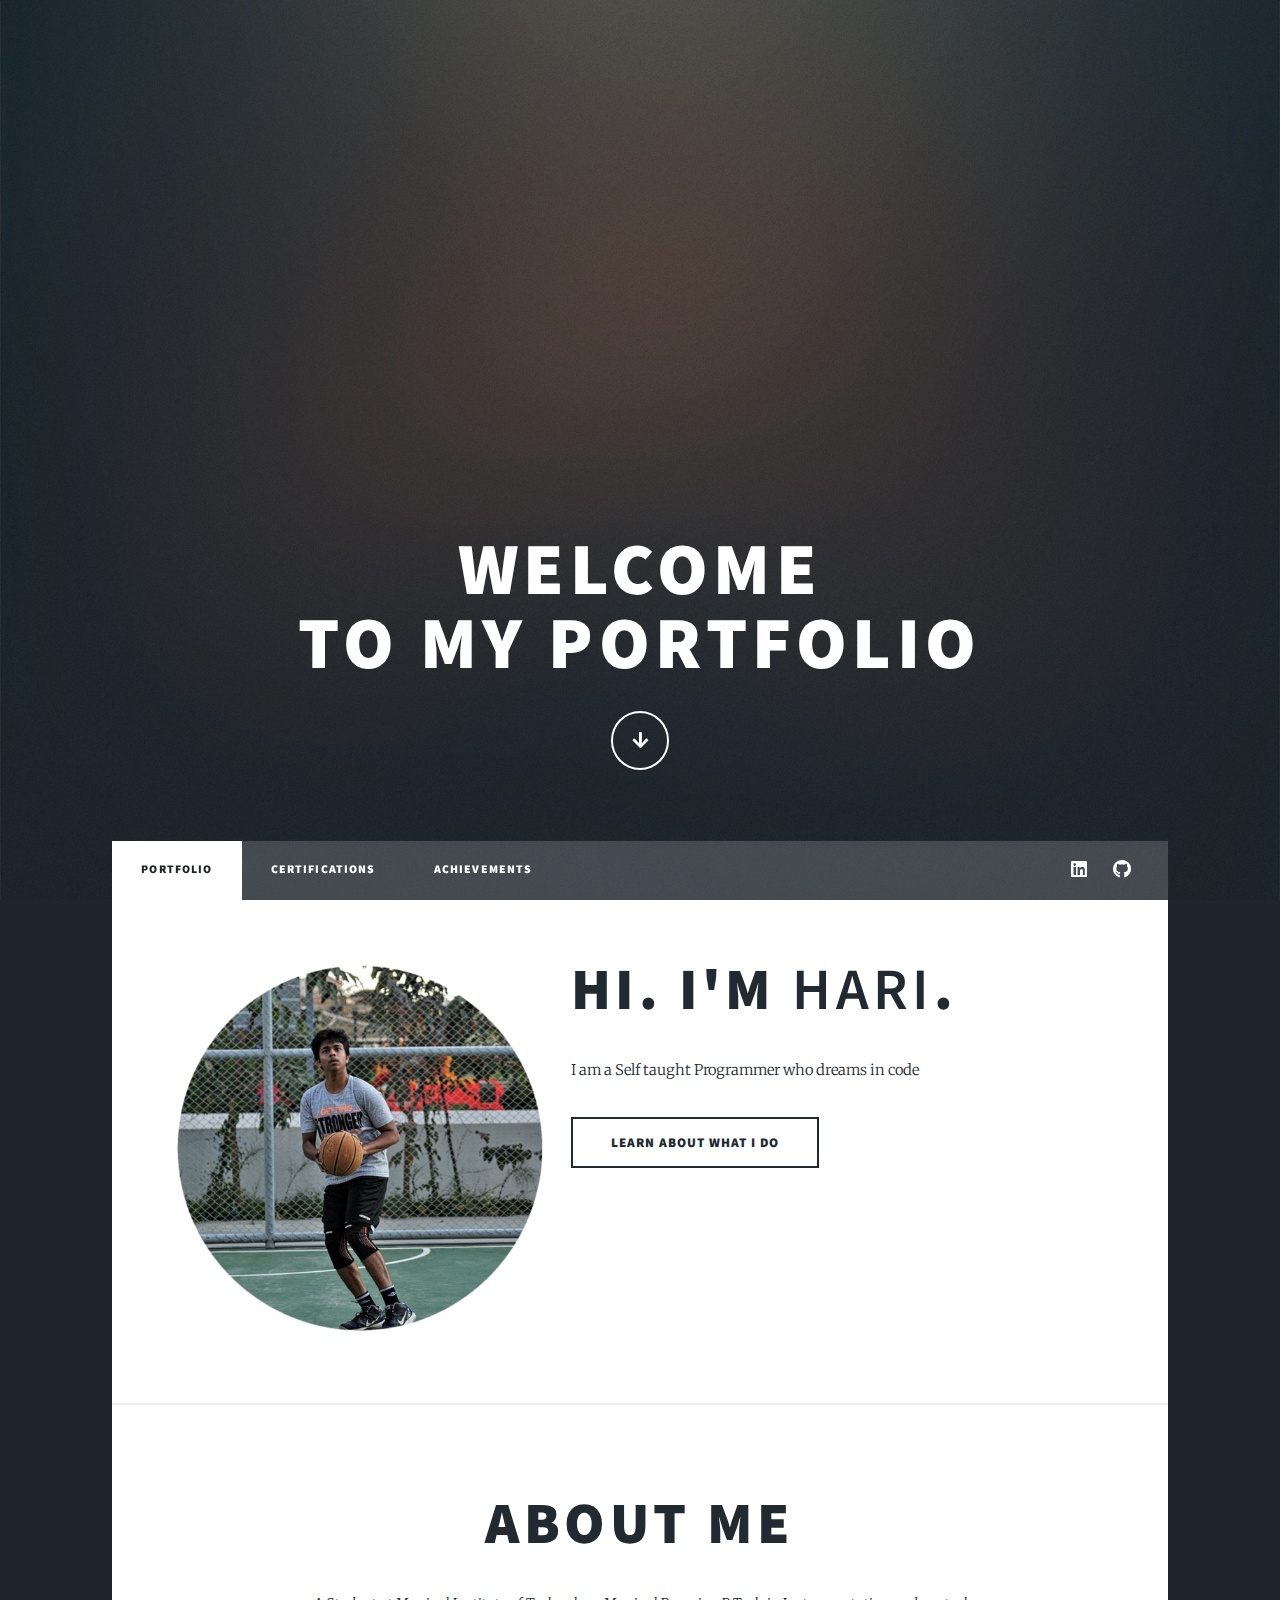
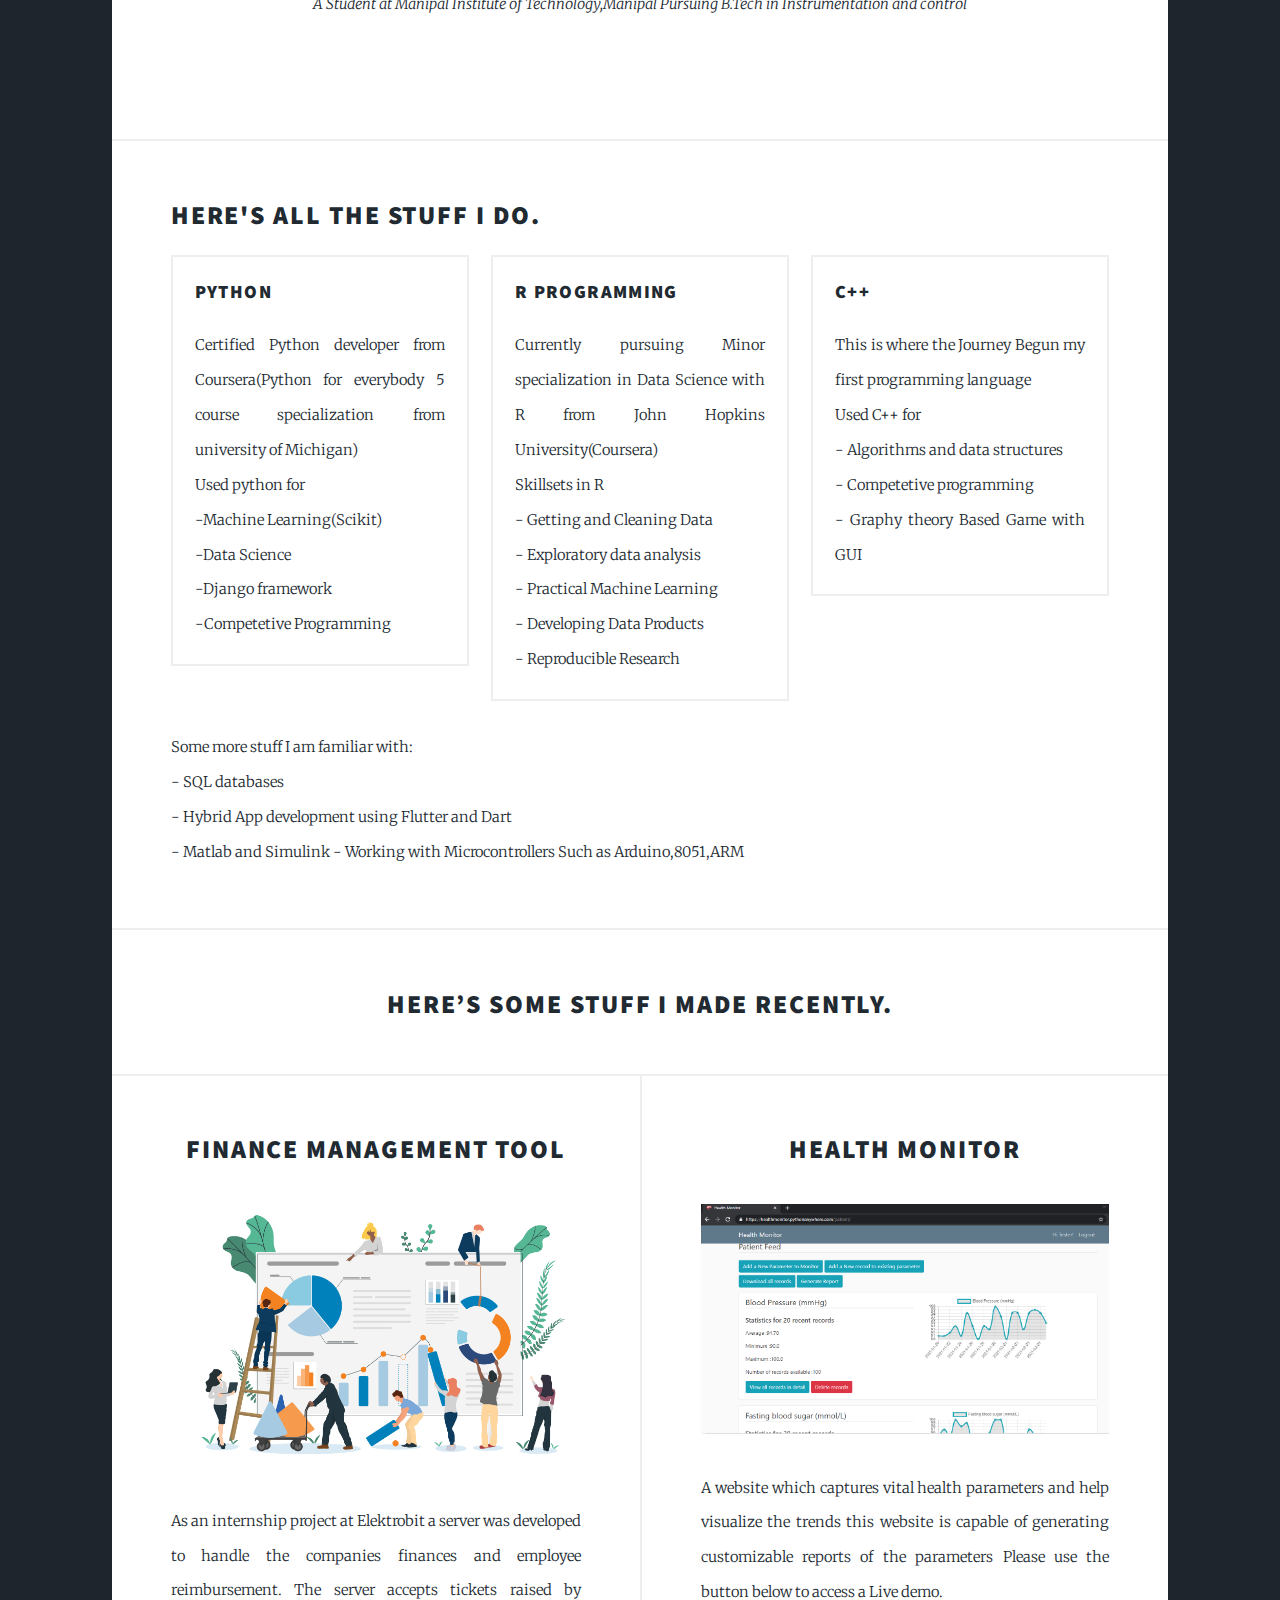
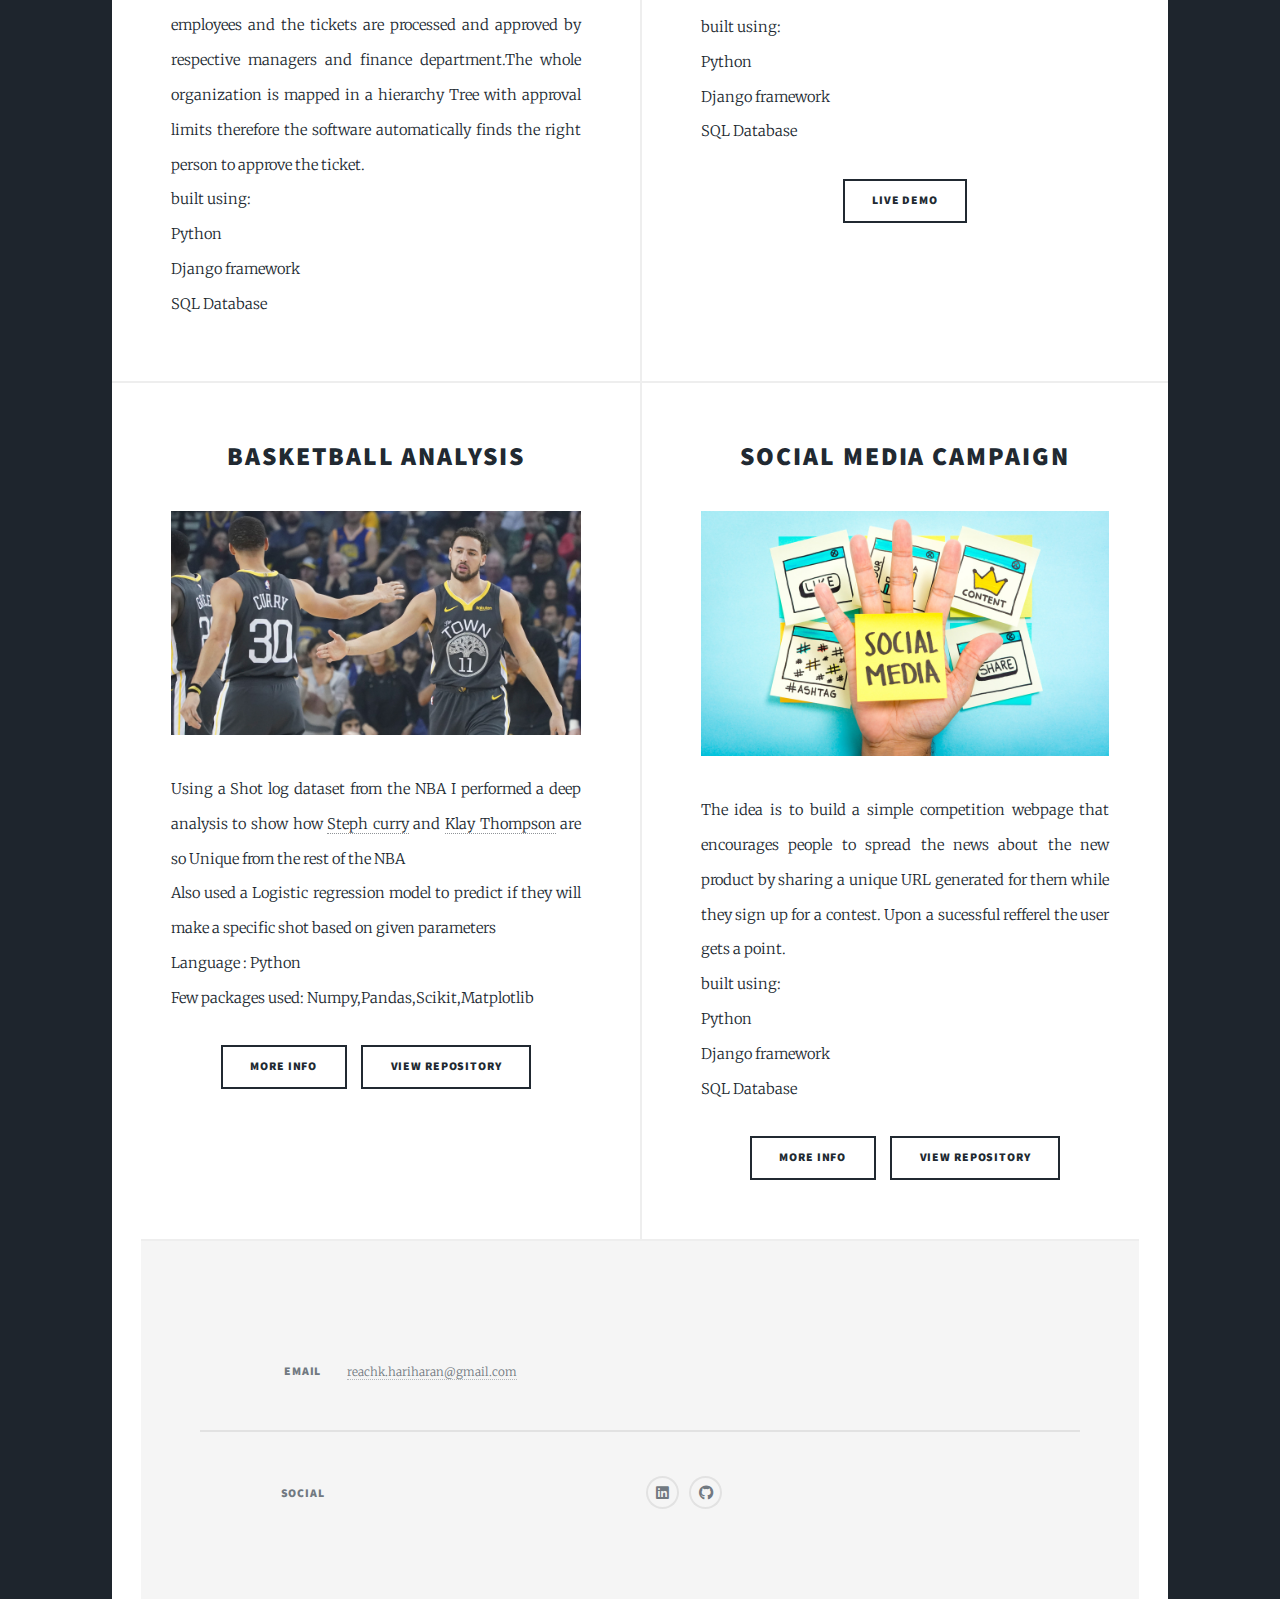
<file: index.html>
<!DOCTYPE HTML>
<html>
	<head>
		<title>Portfolio</title>
		<meta charset="utf-8" />
		<meta name="viewport" content="width=device-width, initial-scale=1, user-scalable=no" />
		<link rel="stylesheet" href="assets/css/main.css" />
		<noscript><link rel="stylesheet" href="assets/css/noscript.css" /></noscript>
	</head>
	<body class="is-preload">

		<!-- Wrapper -->
			<div id="wrapper" class="fade-in">

				<!-- Intro -->
					<div id="intro">
						<h1>Welcome <br>to  MY Portfolio</h1>
						<ul class="actions">
							<li><a href="#main" class="button icon solid solo fa-arrow-down scrolly">Continue</a></li>
						</ul>
					</div>

				<!-- Nav -->
					<nav id="nav">
						<ul class="links">
							<li class="active"><a href="index.html">Portfolio</a></li>
							<li><a href="generic.html">Certifications</a></li>
							<li><a href="elements.html">Achievements</a></li>
						</ul>
						<ul class="icons">
							<li><a href="#" class="icon brands fa-linkedin"><span class="label align-right">Instagram</span></a></li>
							<li><a href="https://github.com/hari9-9" target="_blank" class="icon brands fa-github"><span class="label">GitHub</span></a></li>
						</ul>
					</nav>

				<!-- Main -->
					<div id="main">
						<article id="top" class="wrapper style1">
							<div class="container">
								<div class="row">
									<div class="col-4 col-5-large col-12-medium">
										<span class="image fit"><img src="images/profilepic.jpeg" alt="Avatar" /></span>
									</div>
									<div class="col-8 col-7-large col-12-medium">
										<header>
											<h1>Hi. I'm <strong>Hari</strong>.</h1>
										</header>
										<p>I am a Self taught Programmer who dreams in code </p>
										<a href="#work" class="button large scrolly">Learn about what I do</a>
									</div>
								</div>
							</div>
						</article>
						<!-- Featured Post -->
							<article class="post featured">
								<header class="major">
									<h2>About me</h2>
									<p>A Student at Manipal Institute of Technology,Manipal Pursuing B.Tech in Instrumentation and control<br> </p>
								</header>
								<!-- <a href="#" class="image main"><img src="images/pic01.jpg" alt="" /></a>
								<ul class="actions special">
									<li><a href="#" class="button large">Full Story</a></li>
								</ul> -->
							</article>
							<article id="work" class="wrapper style2">
								<div class="container">
									<header>
										<h2>Here's all the stuff I do.</h2>
									</header>
									<div class="row aln-center">
										<div class="col-4 col-6-medium col-12-small">
											<section class="box style1">
												<h3>Python</h3>
												<p>Certified Python developer from Coursera(Python for everybody 5 course specialization from university of Michigan)<br>
													Used python for<br>
													-Machine Learning(Scikit)<br>
													-Data Science<br>
													-Django framework<br>
													-Competetive Programming

												</p>
											</section>
										</div>
										<div class="col-4 col-6-medium col-12-small">
											<section class="box style1">
												<h3>R Programming</h3>
												<p>Currently pursuing Minor specialization in Data Science with R from John Hopkins University(Coursera)<br>
													Skillsets in R<br>
													- Getting and Cleaning Data<br>
													- Exploratory data analysis<br>
													- Practical Machine Learning<br>
													- Developing Data Products<br>
													- Reproducible Research<br>
												</p>
											</section>
										</div>
										<div class="col-4 col-6-medium col-12-small">
											<section class="box style1">
												<h3>C++</h3>
												<p>This is where the Journey Begun my first programming language<br>
													Used C++ for<br>
													- Algorithms and data structures<br>
													- Competetive programming<br>
													- Graphy theory Based Game with GUI<br>
												</p>
											</section>
										</div>
									</div>
									
									<footer>
										<p>Some more stuff I am familiar with:<br>
										 - SQL databases<br>
										 - Hybrid App development using Flutter and Dart<br>
										 - Matlab and Simulink
										 - Working with Microcontrollers Such as Arduino,8051,ARM

										
										</p>
										<!-- <a href="#portfolio" class="button large scrolly">See some of my recent work</a> -->
									</footer>
								</div>
							</article>
						<!-- Posts -->
						<header>
							<center><h2>Here’s some stuff I made recently.</h2></center>
						</header>
							<section class="posts">
								<article>
									<header>
										<h2>Finance management Tool</h2>
									</header>
									<a href="#" target="_blank" class="image fit"><img src="images/finance.png" alt="" /></a>
									<p> As an internship project at Elektrobit a server was developed to handle the companies finances and employee 
										reimbursement. The server accepts tickets raised by employees and the tickets are processed and approved by respective
										managers and finance department.The whole organization is mapped in a hierarchy Tree with approval limits therefore the software automatically finds the right 
										person to approve the ticket.
									<br>built using: <br>
									Python<br>
									Django framework<br>
									SQL Database<br>
									</p>
								</article>
								<article>
									<header>
										<h2>Health Monitor</h2>
									</header>
									<a href="https://healthmonitor.pythonanywhere.com/users/login/" target="_blank" class="image fit"><img src="images/health.PNG" alt="" /></a>
									<p>A website which captures vital health parameters and help visualize the trends
										this website is capable of generating customizable reports of the parameters
										Please use the button below to access a Live demo.
									<br>built using: <br>
									Python<br>
									Django framework<br>
									SQL Database<br>
									</p>
									<ul class="actions special">
										<li><a href="https://healthmonitor.pythonanywhere.com/users/login/" target="_blank" class="button">Live Demo</a></li>
									</ul>
								</article>
								<article>
									<header>
										<h2><a href="https://github.com/hari9-9/Basketball-analysis" target="_blank" >Basketball analysis</h2>
									</header>
									<a href="https://github.com/hari9-9/Basketball-analysis" target="_blank" class="image fit"><img src="images/splashbros.jpg" alt="" /></a>
									<p>Using a Shot log dataset from the NBA I performed a deep analysis to show how <a href="https://en.wikipedia.org/wiki/Stephen_Curry" target="_blank">Steph curry</a> and <a href="https://en.wikipedia.org/wiki/Klay_Thompson" target="_blank">Klay Thompson</a> are so Unique from the rest of the NBA<br>
									Also used a Logistic regression model to predict if they will make a specific shot based on given parameters<br>
									Language : Python<br>
									Few packages used: Numpy,Pandas,Scikit,Matplotlib
									</p>
									<ul class="actions special">
										<li><a href="https://github.com/hari9-9/Basketball-analysis/blob/master/Readme.md" target="_blank" class="button">More info</a></li>
										<li><a href="https://github.com/hari9-9/Basketball-analysis" target="_blank" class="button">View Repository</a></li>
									</ul>
								</article>
								<article>
									<header>
										<h2><a href="https://github.com/hari9-9/Campaign_django" target="_blank" >social media campaign</h2>
									</header>
									<a href="https://github.com/hari9-9/Campaign_django" target="_blank" class="image fit"><img src="images/campaign.jpg" alt="" /></a>
									<p>The idea is to build a simple competition webpage that
										encourages people to spread the news about the new product by sharing a unique URL generated for them while they sign up for a contest. Upon a sucessful refferel the user gets a point.
									<br>built using: <br>
									Python<br>
									Django framework<br>
									SQL Database<br>
									</p>
									<ul class="actions special">
										<li><a href="https://github.com/hari9-9/Campaign_django/blob/master/Readme.txt" target="_blank" class="button">More info</a></li>
										<li><a href="https://github.com/hari9-9/Campaign_django" target="_blank" class="button">View Repository</a></li>
									</ul>

								</article>

								
							</section>


				<!-- Footer -->
					<footer id="footer">
						<section class="split contact">
							<section>
								<h3>Email</h3>
								<p><a href="#">reachk.hariharan@gmail.com</a></p>
							</section>
							<section>
								<h3>Social</h3>
								<ul class="icons alt">
									<li><a href="#" class="icon brands alt fa-linkedin"><span class="label">Instagram</span></a></li>
									<li><a href="https://github.com/hari9-9" target="_blank" class="icon brands alt fa-github"><span class="label">GitHub</span></a></li>
								</ul>
							</section>
						</section>
					</footer>


			</div>

		<!-- Scripts -->
			<script src="assets/js/jquery.min.js"></script>
			<script src="assets/js/jquery.scrollex.min.js"></script>
			<script src="assets/js/jquery.scrolly.min.js"></script>
			<script src="assets/js/browser.min.js"></script>
			<script src="assets/js/breakpoints.min.js"></script>
			<script src="assets/js/util.js"></script>
			<script src="assets/js/main.js"></script>

	</body>
</html>
</file>
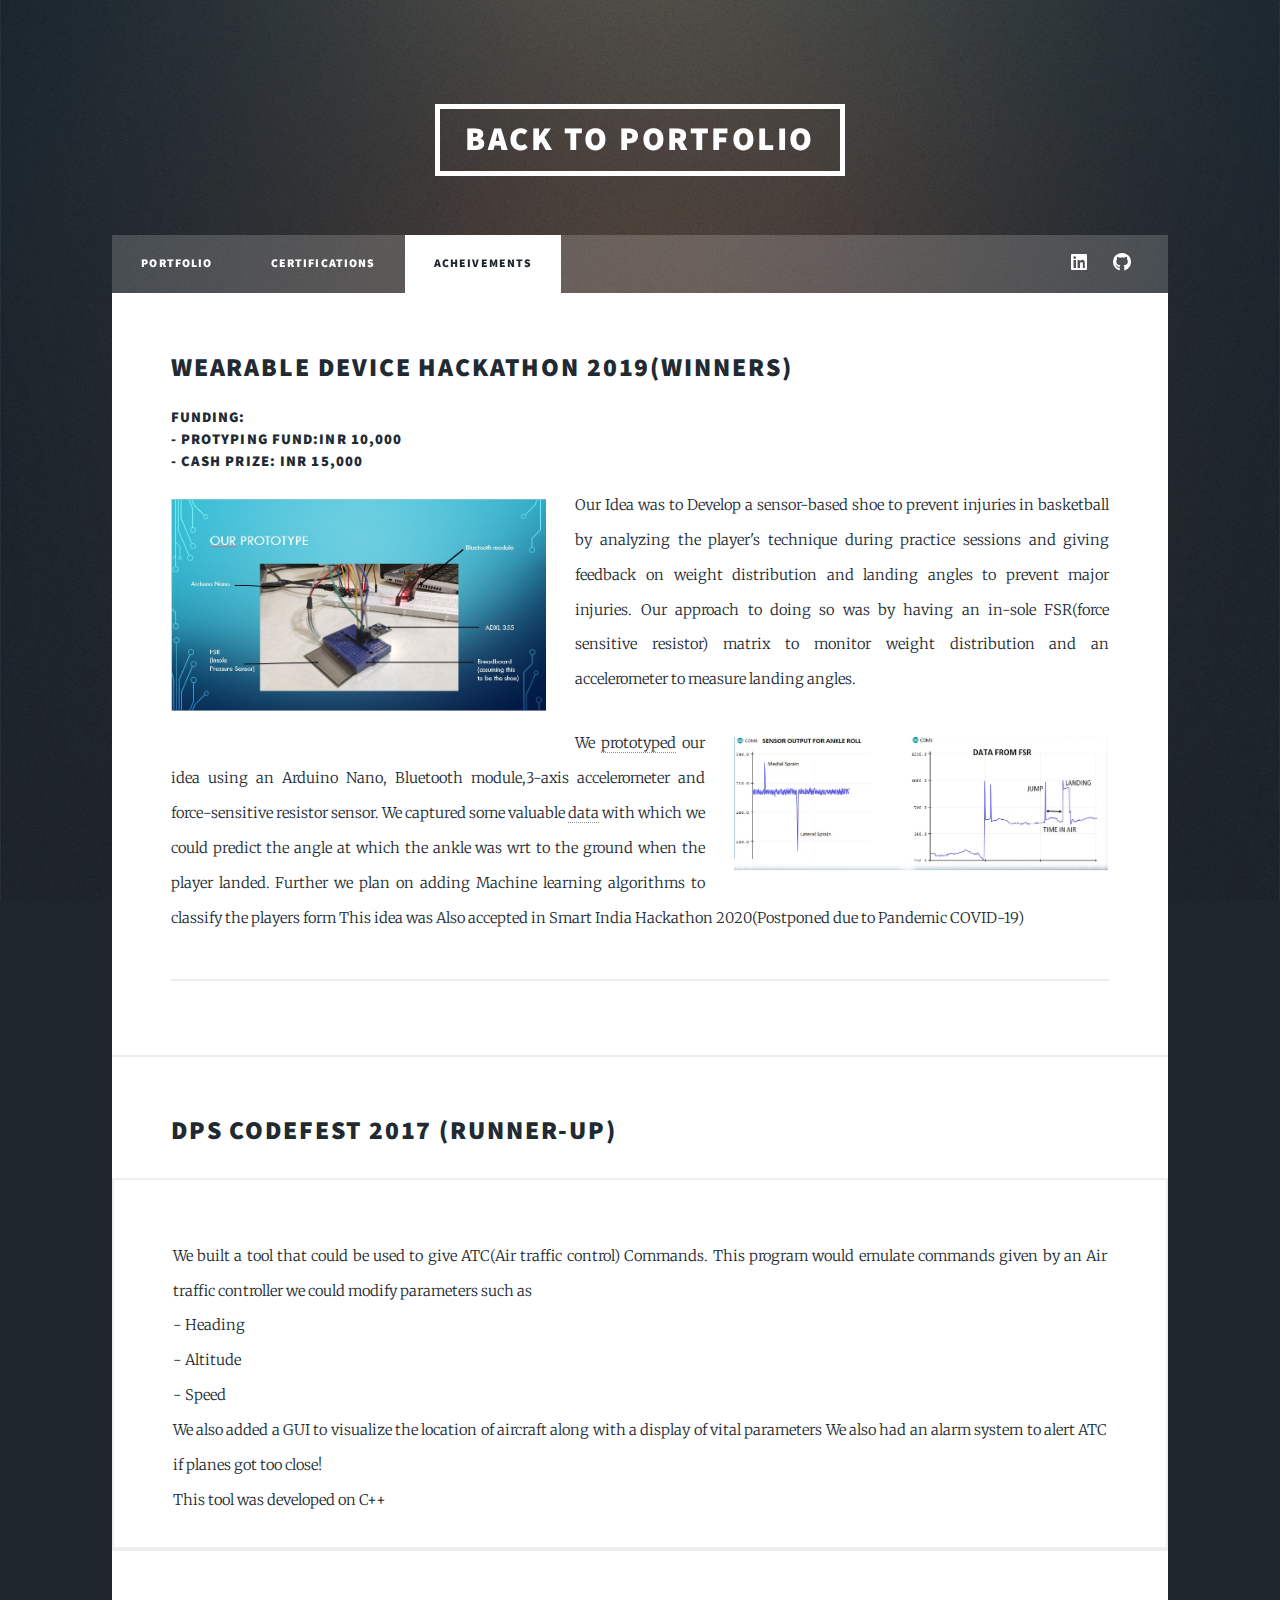
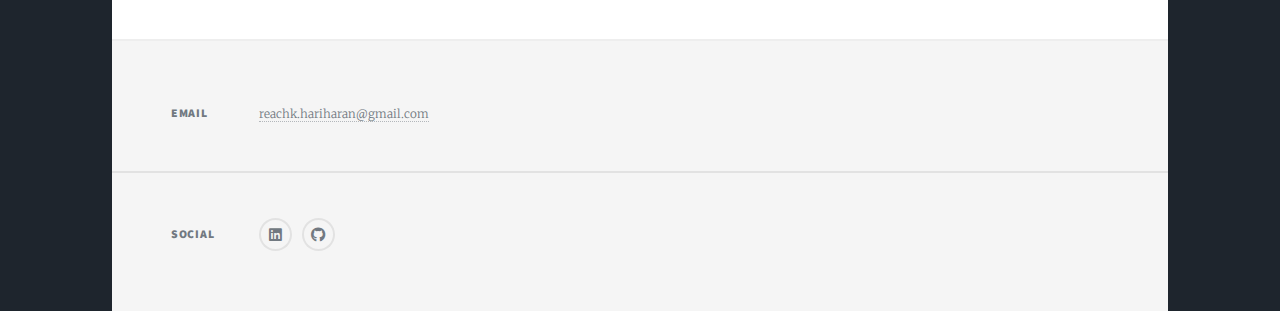
<file: elements.html>
<!DOCTYPE HTML>
<html>
	<head>
		<title>Acheivements</title>
		<meta charset="utf-8" />
		<meta name="viewport" content="width=device-width, initial-scale=1, user-scalable=no" />
		<link rel="stylesheet" href="assets/css/main.css" />
		<noscript><link rel="stylesheet" href="assets/css/noscript.css" /></noscript>
	</head>
	<body class="is-preload">

		<!-- Wrapper -->
			<div id="wrapper">

				<!-- Header -->
					<header id="header">
						<a href="index.html" class="logo">Back To Portfolio</a>
					</header>

				<!-- Nav -->
					<nav id="nav">
						<ul class="links">
							<li><a href="index.html">Portfolio</a></li>
							<li><a href="generic.html">Certifications</a></li>
							<li class="active"><a href="elements.html">Acheivements</a></li>
						</ul>
						<ul class="icons">
							<li><a href="#" class="icon brands fa-linkedin"><span class="label align-right">Instagram</span></a></li>
							<li><a href="https://github.com/hari9-9" target="_blank" class="icon brands fa-github"><span class="label">GitHub</span></a></li>
						</ul>
					</nav>

				<!-- Main -->
					<div id="main">
						<div>
									<h2>Wearable Device Hackathon 2019(Winners)</h2>
									<h4>Funding:<br>- Protyping fund:INR 10,000 <br>- Cash Prize: INR 15,000 </h4>
									<p><span class="image left"><img src="images/prototype.jpg" alt="" /></span>Our Idea was to Develop a sensor-based shoe to  prevent injuries in basketball by 
										analyzing the player's technique during practice sessions and giving 
										feedback on weight distribution and landing angles to prevent major injuries.
										Our approach to doing so was by having an in-sole FSR(force sensitive resistor) 
										matrix to monitor weight distribution and 
										an accelerometer to measure landing angles.</p>
									<p><span class="image right"><img src="images/sensorout.jpg" alt="" /></span>

										We <a href="images/prototype.jpg" target="_blank">prototyped</a> our idea using an Arduino Nano, Bluetooth module,3-axis accelerometer 
										and force-sensitive resistor
										sensor. We captured some valuable <a href="images/sensorout.jpg" target="_blank">data</a> with which we could predict the angle at which the ankle 
										was wrt to the ground when the player landed.
										Further we plan on adding Machine learning algorithms to classify the players form
										This idea was Also accepted in Smart India Hackathon 2020(Postponed due to Pandemic COVID-19)</p>
									
									<hr />
								</div>
								<!-- Box -->
									<h2>DPS Codefest 2017 (Runner-up)</h2>

									<div class="box">
										<p>We built a tool that could be used to give ATC(Air traffic control) Commands. This program would emulate commands given by
											an Air traffic controller we could modify parameters such as<br>
											- Heading<br>
											- Altitude<br>
											- Speed<br>
											
											We also added a GUI to visualize the location of aircraft along with a display of vital parameters
											We also had an alarm system to alert ATC if planes got too close!<br>
											
											This tool was developed on C++</p>
									</div>

									<hr />
								</div>

				<!-- Footer -->
					<footer id="footer">
						<section class="split contact">
							<section>
								<h3>Email</h3>
								<p><a href="#">reachk.hariharan@gmail.com</a></p>
							</section>
							<section>
								<h3>Social</h3>
								<ul class="icons alt">
									<li><a href="#" class="icon brands fa-linkedin"><span class="label align-right">Instagram</span></a></li>
							<li><a href="https://github.com/hari9-9" target="_blank" class="icon brands fa-github"><span class="label">GitHub</span></a></li>
								</ul>
							</section>
						</section>
					</footer>


			</div>

		<!-- Scripts -->
			<script src="assets/js/jquery.min.js"></script>
			<script src="assets/js/jquery.scrollex.min.js"></script>
			<script src="assets/js/jquery.scrolly.min.js"></script>
			<script src="assets/js/browser.min.js"></script>
			<script src="assets/js/breakpoints.min.js"></script>
			<script src="assets/js/util.js"></script>
			<script src="assets/js/main.js"></script>

	</body>
</html>
</file>
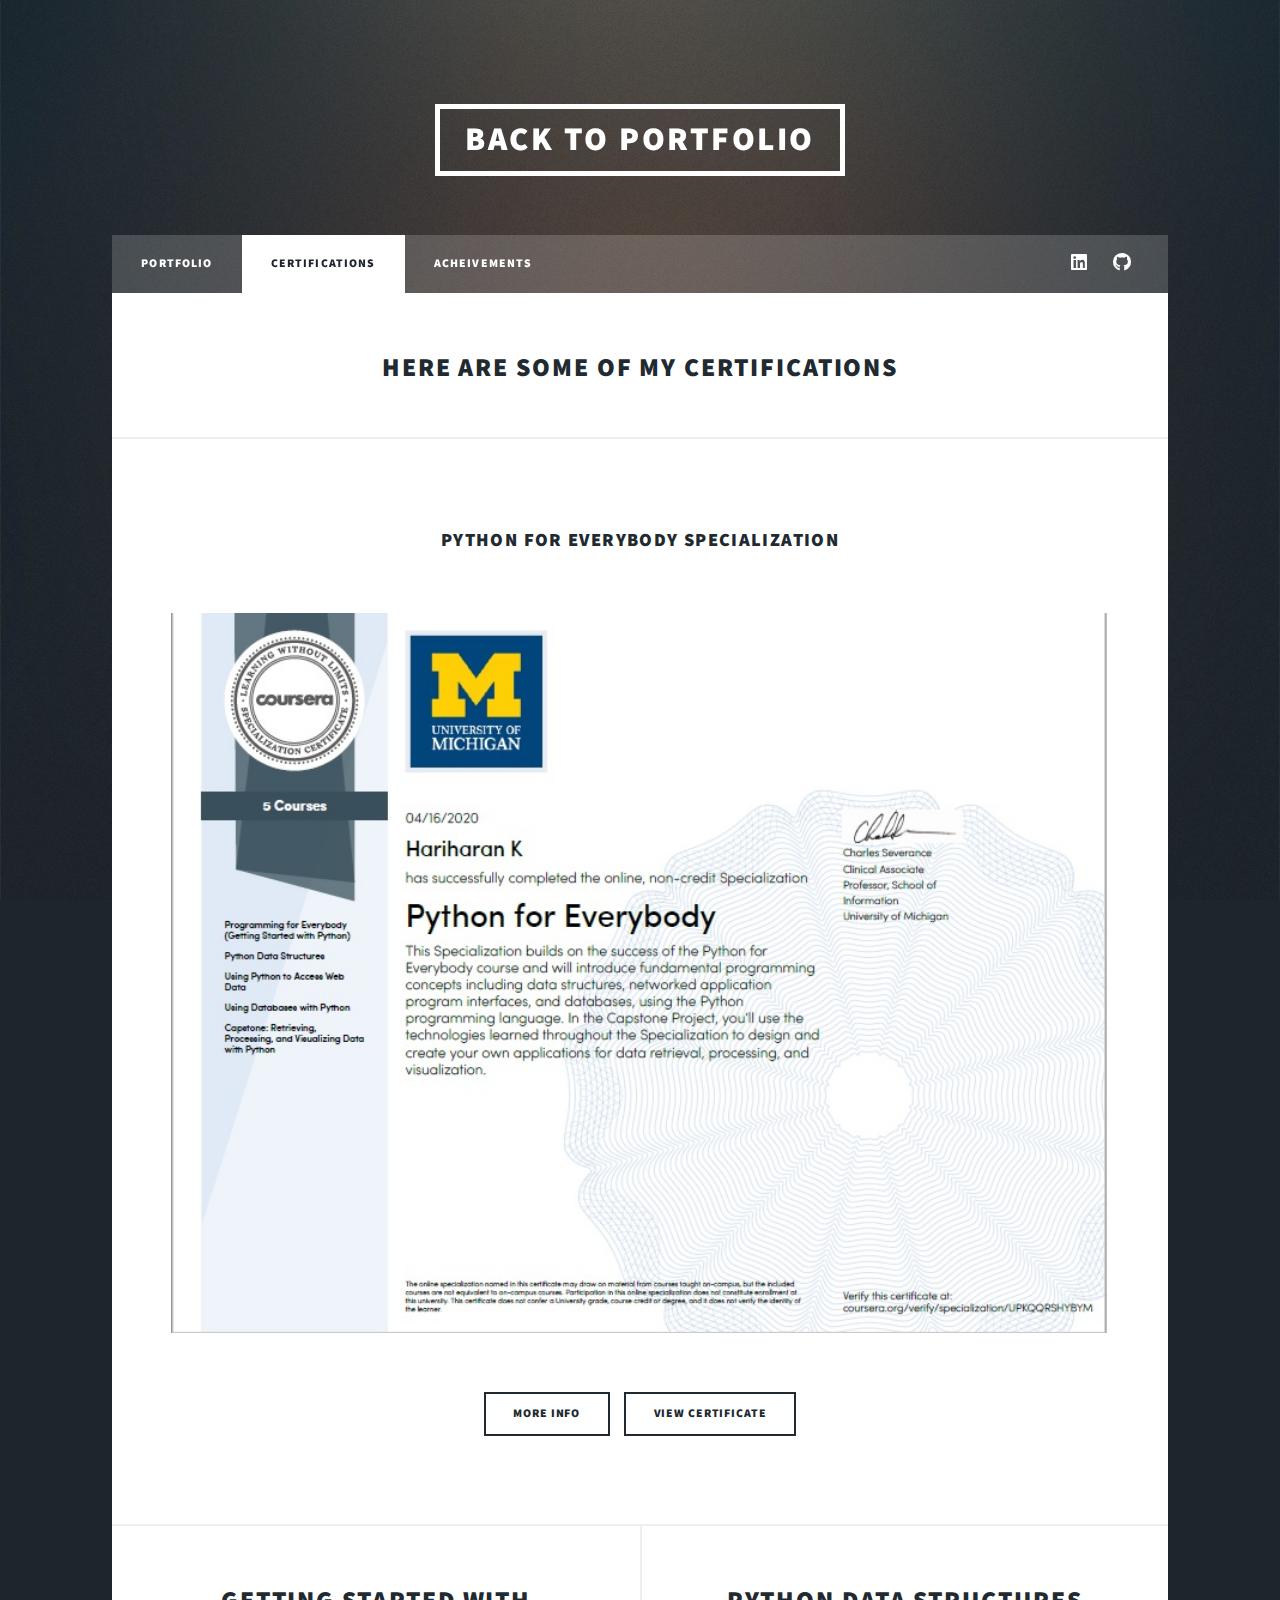
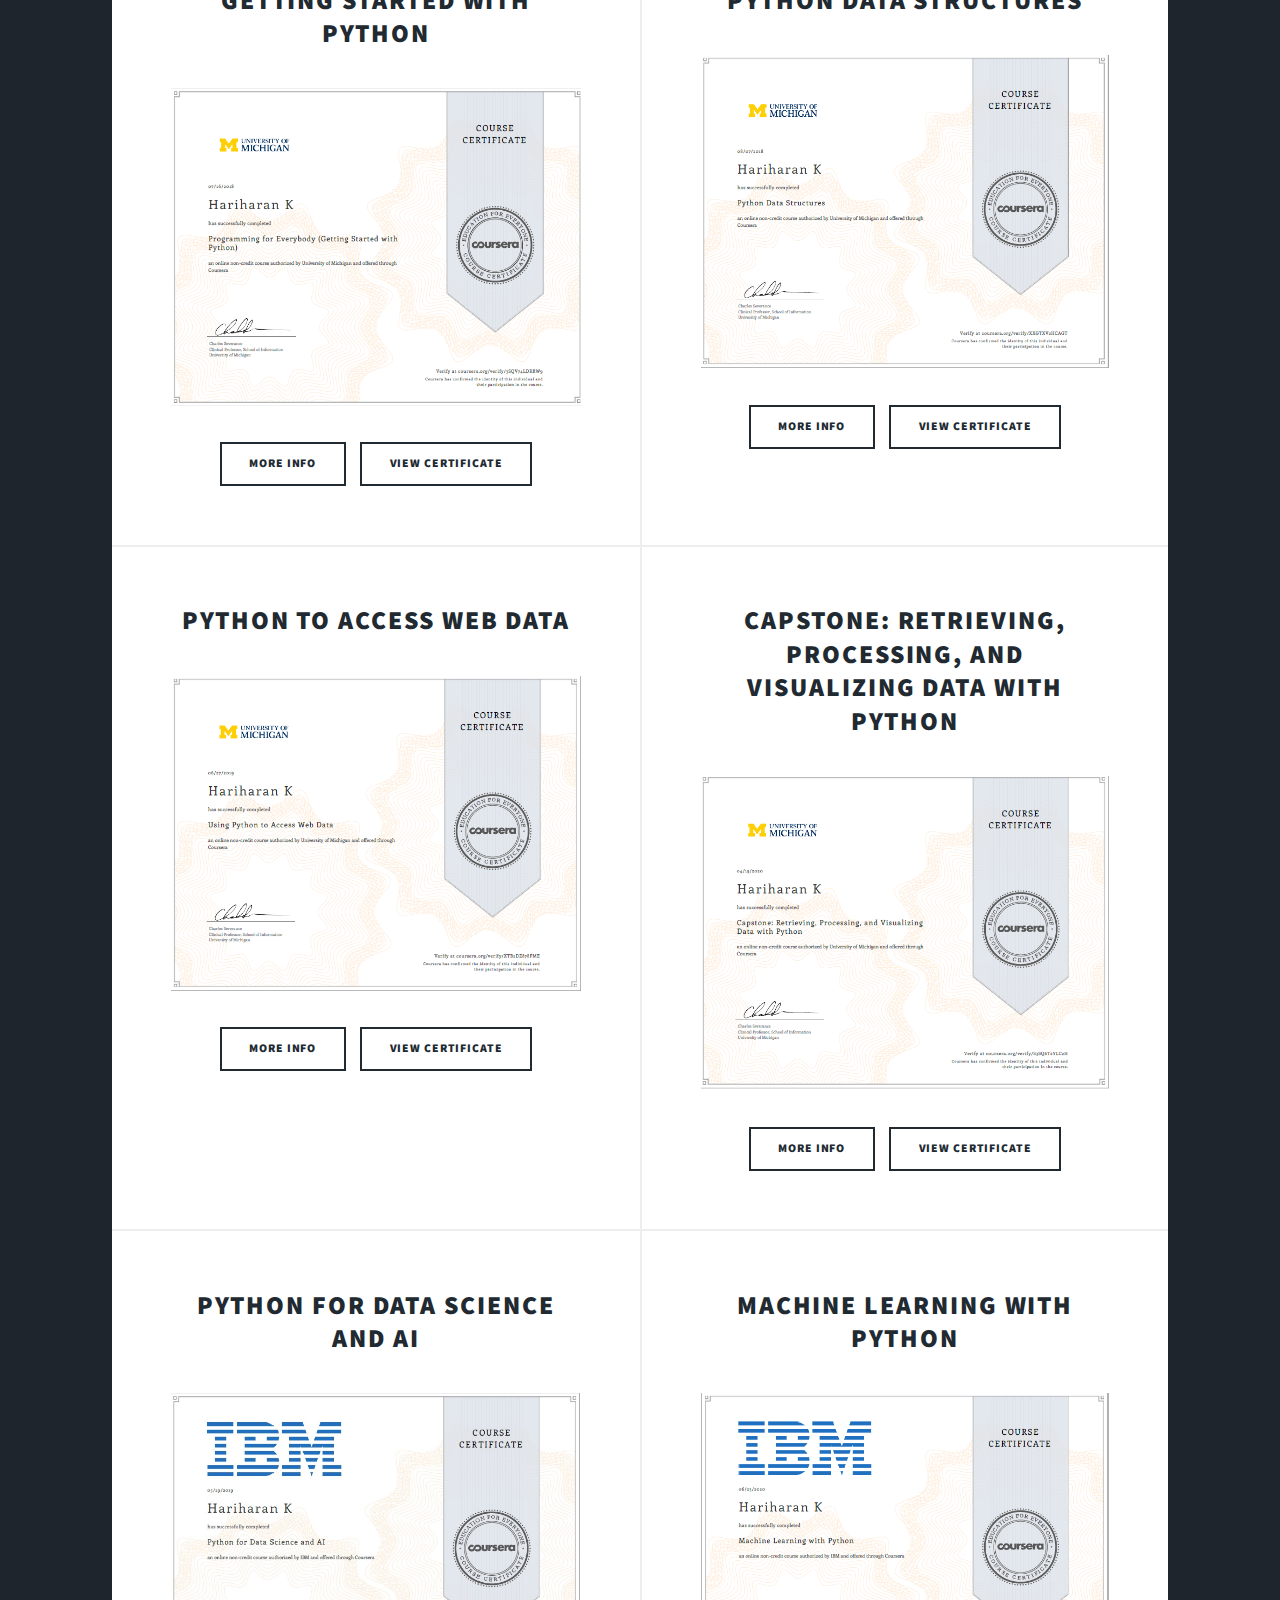
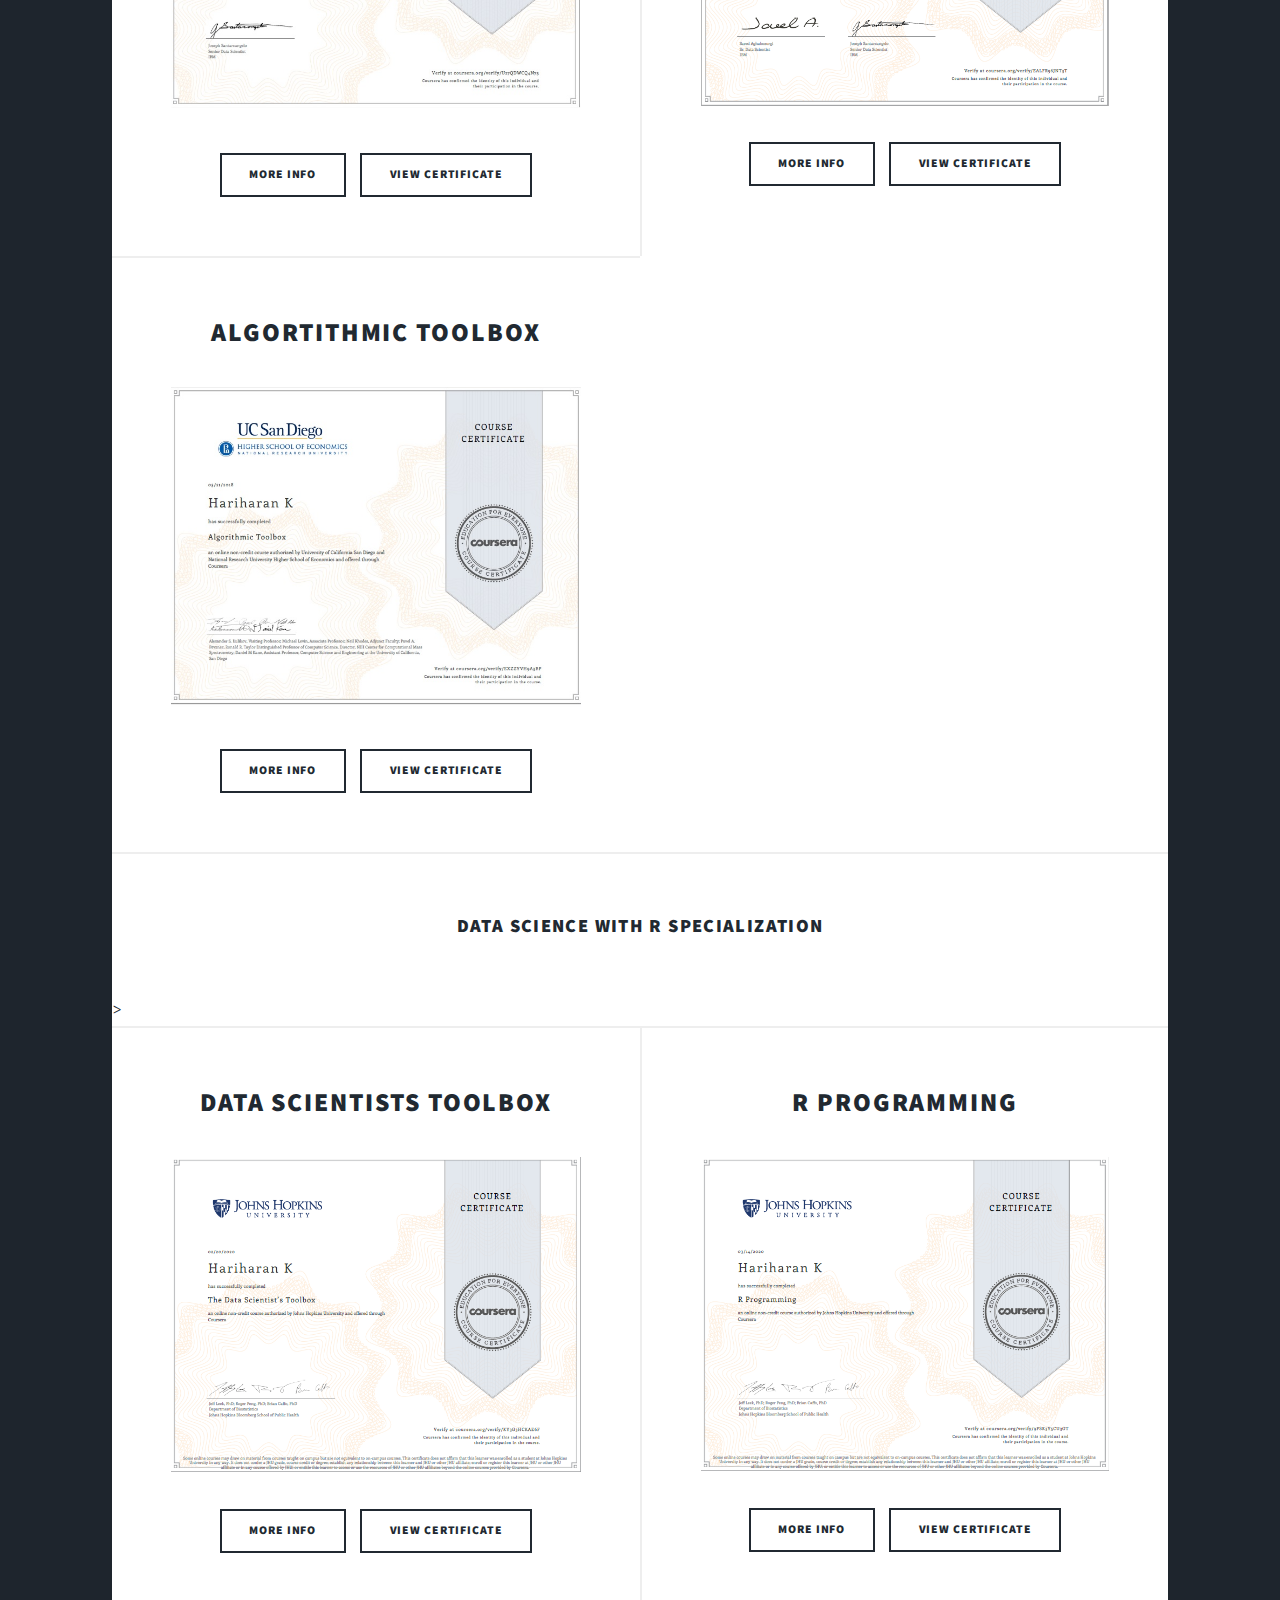
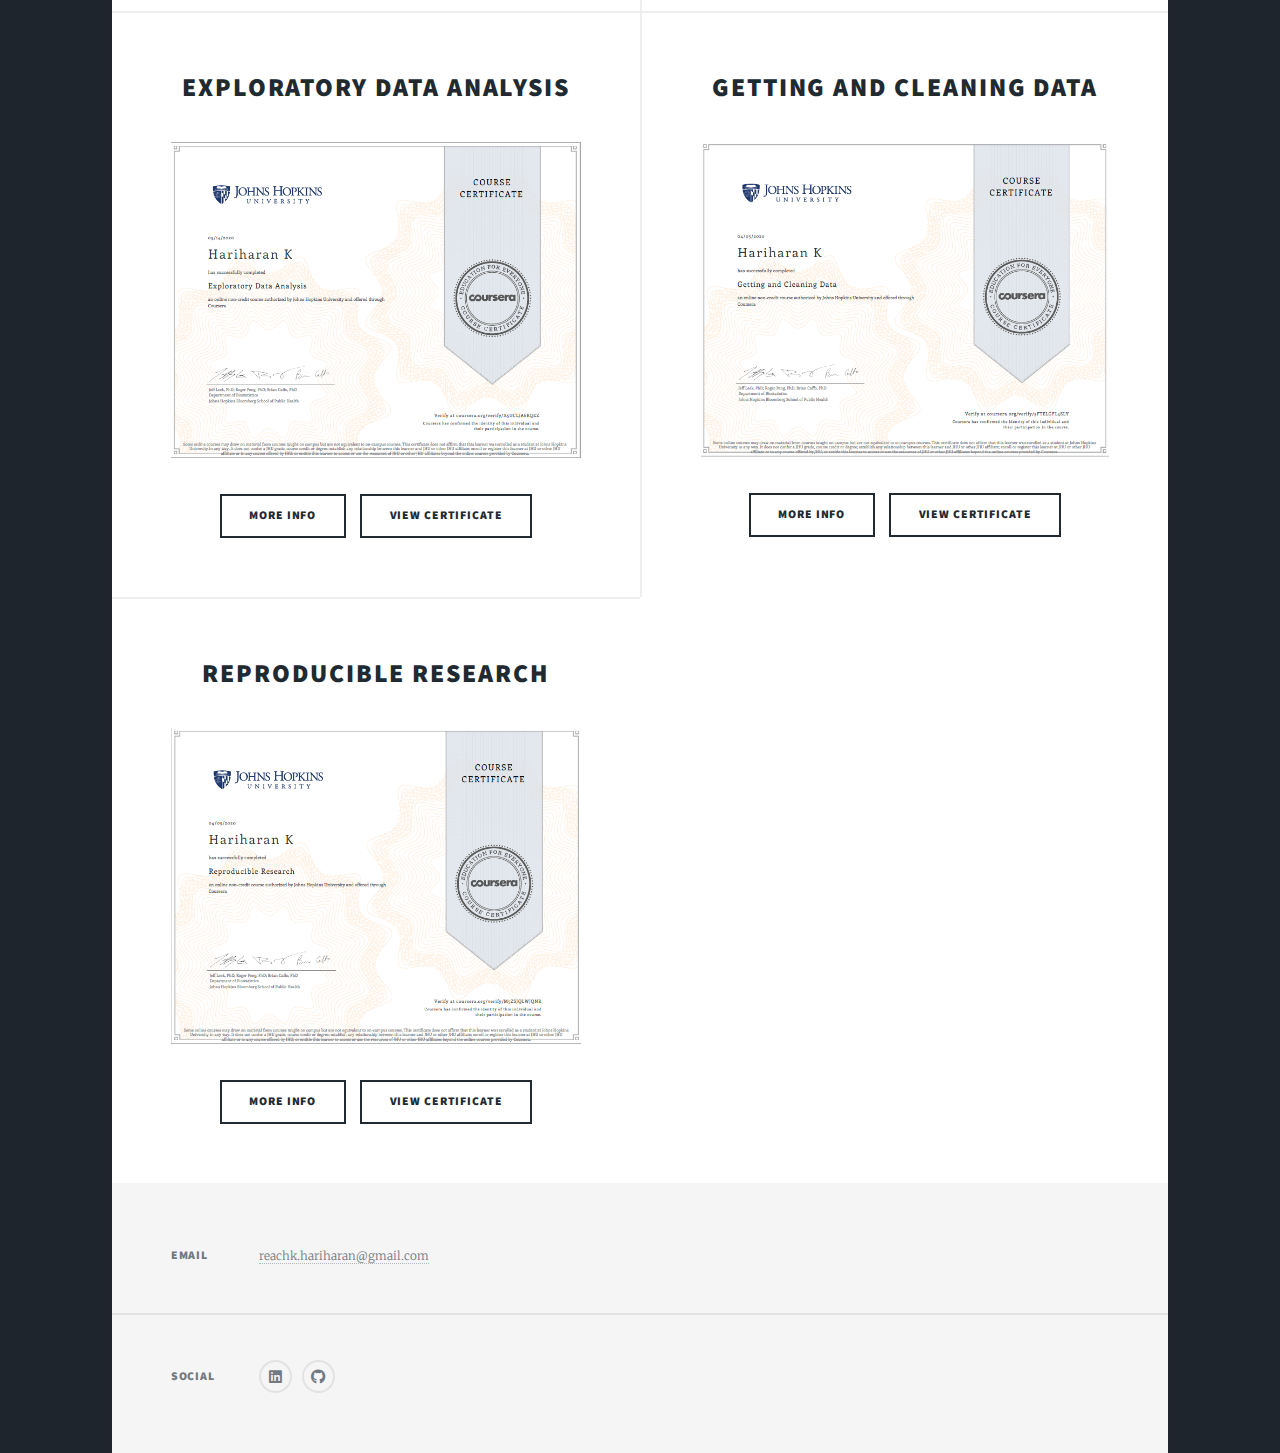
<file: generic.html>
<!DOCTYPE HTML>
<html>
	<head>
		<title>Certifications</title>
		<meta charset="utf-8" />
		<meta name="viewport" content="width=device-width, initial-scale=1, user-scalable=no" />
		<link rel="stylesheet" href="assets/css/main.css" />
		<noscript><link rel="stylesheet" href="assets/css/noscript.css" /></noscript>
	</head>
	<body class="is-preload">

		<!-- Wrapper -->
			<div id="wrapper">

				<!-- Header -->
					<header id="header">
						<a href="index.html" class="logo">Back To Portfolio</a>
					</header>

				<!-- Nav -->
					<nav id="nav">
						<ul class="links">
							<li><a href="index.html">Portfolio</a></li>
							<li class="active"><a href="generic.html">Certifications</a></li>
							<li><a href="elements.html">Acheivements</a></li>
						</ul>
						<ul class="icons">
							<li><a href="#" class="icon brands alt fa-linkedin"><span class="label">Instagram</span></a></li>
							<li><a href="https://github.com/hari9-9" target="_blank" class="icon brands alt fa-github"><span class="label">GitHub</span></a></li>

						</ul>
					</nav>

				<!-- Main -->
					<div id="main">
						<center><h2>Here are some of my Certifications</h2></center>
						<!-- Post -->
							<article class="post featured">
								<header class="major">
									<h3>Python for Everybody Specialization</h3>
								</header>
								<a href="images/p4e.jpg" target="_blank" class="image main"><img src="images/p4e.jpg" alt="" /></a>
								<ul class="actions special">
									<li><a href="https://www.coursera.org/specializations/python" target="_blank" class="button">More info</a></li>
									<li><a href="images/p4e.jpg" target="_blank" class="button">View Certificate</a></li>
								</ul>
							</article>
							<section class="posts">
								<article>
									<header>
										<h2>Getting Started with Python</h2>
									</header>
									<a href="images/getting_started_python.png" target="_blank" class="image fit"><img src="images/getting_started_python.png" alt="" /></a>
									<ul class="actions special">
										<li><a href="https://www.coursera.org/learn/python" target="_blank" class="button">More info</a></li>
										<li><a href="images/getting_started_python.png" target="_blank" class="button">View Certificate</a></li>
									</ul>
								</article>
								<article>
									<header>
										<h2>Python Data Structures</h2>
									</header>
									<a href="images/python_data_structures.png" target="_blank" class="image fit"><img src="images/python_data_structures.png" alt="" /></a>
									<ul class="actions special">
										<li><a href="https://www.coursera.org/learn/python-data" target="_blank" class="button">More info</a></li>
										<li><a href="images/python_data_structures.png" target="_blank" class="button">View Certificate</a></li>
									</ul>
								</article>
								<article>
									<header>
										<h2>Python to Access Web data </h2>
									</header>
									<a href="images/python_to_access_web.png" target="_blank" class="image fit"><img src="images/python_to_access_web.png" alt="" /></a>
									<ul class="actions special">
										<li><a href="https://www.coursera.org/learn/python-network-data" target="_blank" class="button">More info</a></li>
										<li><a href="images/python_to_access_web.png" target="_blank" class="button">View Certificate</a></li>
									</ul>
								</article>
								<article>
									<header>
										<h2>Capstone: Retrieving, Processing, and Visualizing
											Data with Python </h2>
									</header>
									<a href="images/capstone.png" target="_blank" class="image fit"><img src="images/capstone.png" alt="" /></a>
									<ul class="actions special">
										<li><a href="https://www.coursera.org/learn/python-data-visualization" target="_blank" class="button">More info</a></li>
										<li><a href="images/capstone.png" target="_blank" class="button">View Certificate</a></li>
									</ul>
								</article>

							</section>

							<section class="posts">
							<article>
								<header>
									<h2>Python for Data Science and AI</h2>
								</header>
								<a href="images/py4dsai.jpg" target="_blank" class="image fit"><img src="images/py4dsai.jpg" alt="" /></a>
								<ul class="actions special">
									<li><a href="https://www.coursera.org/learn/python-for-applied-data-science-ai" target="_blank" class="button">More info</a></li>
									<li><a href="images/py4dsai.jpg" target="_blank" class="button">View Certificate</a></li>
								</ul>
							</article>
							<article>
								<header>
									<h2>Machine Learning with Python<br></h2>
								</header>
								<a href="images/ml_py.png" target="_blank" class="image fit"><img src="images/ml_py.png" alt="" /></a>
								<ul class="actions special">
									<li><a href="https://www.coursera.org/learn/machine-learning-with-python" target="_blank" class="button">More info</a></li>
									<li><a href="images/ml_py.png" target="_blank" class="button">View Certificate</a></li>
								</ul>
							</article>
							<article>
								<header>
									<h2>Algortithmic Toolbox<br></h2>
								</header>
								<a href="images/Algotoolbox.jpg" target="_blank" class="image fit"><img src="images/Algotoolbox.jpg" alt="" /></a>
								<ul class="actions special">
									<li><a href="https://www.coursera.org/learn/algorithmic-toolbox" target="_blank" class="button">More info</a></li>
									<li><a href="images/Algotoolbox.jpg" target="_blank" class="button">View Certificate</a></li>
								</ul>
							</article>
						</section>
						<center><h3>Data Science with R Specialization</h3></center>>
						<section class="posts">
							<article>
								<header>
									<h2>Data Scientists Toolbox<br></h2>
								</header>
								<a href="images/toolbox.png" target="_blank" class="image fit"><img src="images/toolbox.png" alt="" /></a>
								<ul class="actions special">
									<li><a href="https://www.coursera.org/learn/data-scientists-tools?specialization=data-science-foundations-r" target="_blank" class="button">More info</a></li>
									<li><a href="images/toolbox.png" target="_blank" class="button">View Certificate</a></li>
								</ul>
							</article>

							<article>
								<header>
									<h2>R Programming<br></h2>
								</header>
								<a href="images/r_programming.png" target="_blank" class="image fit"><img src="images/r_programming.png" alt="" /></a>
								<ul class="actions special">
									<li><a href="https://www.coursera.org/learn/r-programming?specialization=data-science-foundations-r" target="_blank" class="button">More info</a></li>
									<li><a href="images/r_programming.png" target="_blank" class="button">View Certificate</a></li>
								</ul>
							</article>
							<article>
								<header>
									<h2>Exploratory Data Analysis<br></h2>
								</header>
								<a href="images/Exploratory_data.png" target="_blank" class="image fit"><img src="images/Exploratory_data.png" alt="" /></a>
								<ul class="actions special">
									<li><a href="https://www.coursera.org/learn/exploratory-data-analysis?specialization=data-science-foundations-r" target="_blank" class="button">More info</a></li>
									<li><a href="images/Exploratory_data.png" target="_blank" class="button">View Certificate</a></li>
								</ul>
							</article>
							<article>
								<header>
									<h2>Getting and Cleaning Data<br></h2>
								</header>
								<a href="images/getting_and_cleaning.png" target="_blank" class="image fit"><img src="images/getting_and_cleaning.png" alt="" /></a>
								<ul class="actions special">
									<li><a href="https://www.coursera.org/learn/data-cleaning?specialization=data-science-foundations-r" target="_blank" class="button">More info</a></li>
									<li><a href="images/getting_and_cleaning.png" target="_blank" class="button">View Certificate</a></li>
								</ul>
							</article>
							<article>
								<header>
									<h2>Reproducible Research<br></h2>
								</header>
								<a href="images/reproducible_research.png" target="_blank" class="image fit"><img src="images/reproducible_research.png" alt="" /></a>
								<ul class="actions special">
									<li><a href="https://www.coursera.org/learn/reproducible-research" target="_blank" class="button">More info</a></li>
									<li><a href="images/reproducible_research.png" target="_blank" class="button">View Certificate</a></li>
								</ul>
							</article>
						</section>
					</div>
				<!-- Footer -->
					<footer id="footer">
						<section class="split contact">
							<section>
								<h3>Email</h3>
								<p><a href="#">reachk.hariharan@gmail.com</a></p>
							</section>
							<section>
								<h3>Social</h3>
								<ul class="icons alt">
									<li><a href="#" class="icon brands alt fa-linkedin"><span class="label">Instagram</span></a></li>
									<li><a href="https://github.com/hari9-9" target="_blank" class="icon brands alt fa-github"><span class="label">GitHub</span></a></li>

							</section>
						</section>
					</footer>


			</div>

		<!-- Scripts -->
			<script src="assets/js/jquery.min.js"></script>
			<script src="assets/js/jquery.scrollex.min.js"></script>
			<script src="assets/js/jquery.scrolly.min.js"></script>
			<script src="assets/js/browser.min.js"></script>
			<script src="assets/js/breakpoints.min.js"></script>
			<script src="assets/js/util.js"></script>
			<script src="assets/js/main.js"></script>

	</body>
</html>
</file>
<file: assets/css/main.css>
@import url(fontawesome-all.min.css);
@import url("https://fonts.googleapis.com/css?family=Merriweather:300,700,300italic,700italic|Source+Sans+Pro:900");

/*
	Massively by HTML5 UP
	html5up.net | @ajlkn
	Free for personal and commercial use under the CCA 3.0 license (html5up.net/license)
*/

html, body, div, span, applet, object,
iframe, h1, h2, h3, h4, h5, h6, p, blockquote,
pre, a, abbr, acronym, address, big, cite,
code, del, dfn, em, img, ins, kbd, q, s, samp,
small, strike, strong, sub, sup, tt, var, b,
u, i, center, dl, dt, dd, ol, ul, li, fieldset,
form, label, legend, table, caption, tbody,
tfoot, thead, tr, th, td, article, aside,
canvas, details, embed, figure, figcaption,
footer, header, hgroup, menu, nav, output, ruby,
section, summary, time, mark, audio, video {
	margin: 0;
	padding: 0;
	border: 0;
	font-size: 100%;
	font: inherit;
	vertical-align: baseline;}

article, aside, details, figcaption, figure,
footer, header, hgroup, menu, nav, section {
	display: block;}

body {
	line-height: 1;
}
ol, ul {
	list-style: none;
}
blockquote, q {
	quotes: none;
}

	blockquote:before, blockquote:after, q:before, q:after {
		content: '';
		content: none;
	}

table {
	border-collapse: collapse;
	border-spacing: 0;
}

body {
	-webkit-text-size-adjust: none;
}

mark {
	background-color: transparent;
	color: inherit;
}

input::-moz-focus-inner {
	border: 0;
	padding: 0;
}

input, select, textarea {
	-moz-appearance: none;
	-webkit-appearance: none;
	-ms-appearance: none;
	appearance: none;
}

/* Basic */

	@-ms-viewport {
		width: device-width;
	}

	body {
		-ms-overflow-style: scrollbar;
	}

	@media screen and (max-width: 480px) {

		html, body {
			min-width: 320px;
		}

	}

	html {
		box-sizing: border-box;
	}

	*, *:before, *:after {
		box-sizing: inherit;
	}

	body {
		background-color: #1e252d;
	}

		body.is-preload *, body.is-preload *:before, body.is-preload *:after {
			-moz-animation: none !important;
			-webkit-animation: none !important;
			-ms-animation: none !important;
			animation: none !important;
			-moz-transition: none !important;
			-webkit-transition: none !important;
			-ms-transition: none !important;
			transition: none !important;
		}

/* Type */

	html {
		font-size: 16pt;
	}

		@media screen and (max-width: 1680px) {

			html {
				font-size: 12pt;
			}

		}

		@media screen and (max-width: 1280px) {

			html {
				font-size: 11pt;
			}

		}

		@media screen and (max-width: 360px) {

			html {
				font-size: 10pt;
			}

		}

	body {
		color: #212931;
	}

	body, input, select, textarea {
		font-family: "Merriweather", Georgia, serif;
		font-weight: 300;
		font-size: 1rem;
		line-height: 2.375;
	}

	a {
		-moz-transition: color 0.2s ease-in-out, background-color 0.2s ease-in-out, border-color 0.2s ease-in-out, box-shadow 0.2s ease-in-out;
		-webkit-transition: color 0.2s ease-in-out, background-color 0.2s ease-in-out, border-color 0.2s ease-in-out, box-shadow 0.2s ease-in-out;
		-ms-transition: color 0.2s ease-in-out, background-color 0.2s ease-in-out, border-color 0.2s ease-in-out, box-shadow 0.2s ease-in-out;
		transition: color 0.2s ease-in-out, background-color 0.2s ease-in-out, border-color 0.2s ease-in-out, box-shadow 0.2s ease-in-out;
		border-bottom: dotted 1px;
		text-decoration: none;
	}

		a:hover {
			border-bottom-color: transparent;
		}

	strong, b {
		font-weight: 600;
	}

	em, i {
		font-style: italic;
	}

	p {
		text-align: justify;
		margin: 0 0 2rem 0;
	}

	h1, h2, h3, h4, h5, h6 {
		font-family: "Source Sans Pro", Helvetica, sans-serif;
		font-weight: 900;
		line-height: 1.5;
		letter-spacing: 0.075em;
		text-transform: uppercase;
		margin: 0 0 1rem 0;
	}

		h1 a, h2 a, h3 a, h4 a, h5 a, h6 a {
			border-bottom: 0;
			color: inherit;
			text-decoration: none;
		}

	h1 {
		font-size: 4rem;
		line-height: 1.1;
		margin: 0 0 2rem 0;
	}

	h2 {
		font-size: 1.75rem;
		line-height: 1.3;
		margin: 0 0 1.5rem 0;
	}

	h3 {
		font-size: 1.25rem;
		margin: 0 0 1.5rem 0;
	}

	h4 {
		font-size: 1rem;
	}

	h5 {
		font-size: 0.9rem;
	}

	h6 {
		font-size: 0.8rem;
	}

	sub {
		font-size: 0.8rem;
		position: relative;
		top: 0.5rem;
	}

	sup {
		font-size: 0.8rem;
		position: relative;
		top: -0.5rem;
	}

	blockquote {
		border-left: solid 4px;
		font-style: italic;
		margin: 0 0 2rem 0;
		padding: 0.5rem 0 0.5rem 2rem;
	}

	code {
		border: solid 2px;
		font-family: "Courier New", monospace;
		font-size: 0.9rem;
		margin: 0 0.25rem;
		padding: 0.25rem 0.65rem;
	}

	pre {
		-webkit-overflow-scrolling: touch;
		font-family: "Courier New", monospace;
		font-size: 0.9rem;
		margin: 0 0 2rem 0;
	}

		pre code {
			display: block;
			line-height: 1.75;
			padding: 1rem 1.5rem;
			overflow-x: auto;
		}

	hr {
		border: 0;
		border-bottom: solid 2px;
		margin: 3rem 0;
	}

		hr.major {
			margin: 5rem 0;
		}

	.align-left {
		text-align: left;
	}

	.align-center {
		text-align: center;
	}

	.align-right {
		text-align: right;
	}

	input, select, textarea {
		color: #212931;
	}

	a {
		color: #212931;
		border-bottom-color: rgba(33, 41, 49, 0.5);
	}

		a:hover {
			border-bottom-color: transparent;
			color: #18bfef !important;
		}

	strong, b {
		color: #212931;
	}

	h1, h2, h3, h4, h5, h6 {
		color: #212931;
	}

	blockquote {
		border-left-color: #eeeeee;
	}

	code {
		background: rgba(220, 220, 220, 0.25);
		border-color: #eeeeee;
	}

	hr {
		border-bottom-color: #eeeeee;
	}

/* Row */

	.row {
		display: flex;
		flex-wrap: wrap;
		box-sizing: border-box;
		align-items: stretch;
	}

		.row > * {
			box-sizing: border-box;
		}

		.row.gtr-uniform > * > :last-child {
			margin-bottom: 0;
		}

		.row.aln-left {
			justify-content: flex-start;
		}

		.row.aln-center {
			justify-content: center;
		}

		.row.aln-right {
			justify-content: flex-end;
		}

		.row.aln-top {
			align-items: flex-start;
		}

		.row.aln-middle {
			align-items: center;
		}

		.row.aln-bottom {
			align-items: flex-end;
		}

		.row > .imp {
			order: -1;
		}

		.row > .col-1 {
			width: 8.33333%;
		}

		.row > .off-1 {
			margin-left: 8.33333%;
		}

		.row > .col-2 {
			width: 16.66667%;
		}

		.row > .off-2 {
			margin-left: 16.66667%;
		}

		.row > .col-3 {
			width: 25%;
		}

		.row > .off-3 {
			margin-left: 25%;
		}

		.row > .col-4 {
			width: 33.33333%;
		}

		.row > .off-4 {
			margin-left: 33.33333%;
		}

		.row > .col-5 {
			width: 41.66667%;
		}

		.row > .off-5 {
			margin-left: 41.66667%;
		}

		.row > .col-6 {
			width: 50%;
		}

		.row > .off-6 {
			margin-left: 50%;
		}

		.row > .col-7 {
			width: 58.33333%;
		}

		.row > .off-7 {
			margin-left: 58.33333%;
		}

		.row > .col-8 {
			width: 66.66667%;
		}

		.row > .off-8 {
			margin-left: 66.66667%;
		}

		.row > .col-9 {
			width: 75%;
		}

		.row > .off-9 {
			margin-left: 75%;
		}

		.row > .col-10 {
			width: 83.33333%;
		}

		.row > .off-10 {
			margin-left: 83.33333%;
		}

		.row > .col-11 {
			width: 91.66667%;
		}

		.row > .off-11 {
			margin-left: 91.66667%;
		}

		.row > .col-12 {
			width: 100%;
		}

		.row > .off-12 {
			margin-left: 100%;
		}

		.row.gtr-0 {
			margin-top: 0;
			margin-left: 0rem;
		}

			.row.gtr-0 > * {
				padding: 0 0 0 0rem;
			}

			.row.gtr-0.gtr-uniform {
				margin-top: 0rem;
			}

				.row.gtr-0.gtr-uniform > * {
					padding-top: 0rem;
				}

		.row.gtr-25 {
			margin-top: 0;
			margin-left: -0.375rem;
		}

			.row.gtr-25 > * {
				padding: 0 0 0 0.375rem;
			}

			.row.gtr-25.gtr-uniform {
				margin-top: -0.375rem;
			}

				.row.gtr-25.gtr-uniform > * {
					padding-top: 0.375rem;
				}

		.row.gtr-50 {
			margin-top: 0;
			margin-left: -0.75rem;
		}

			.row.gtr-50 > * {
				padding: 0 0 0 0.75rem;
			}

			.row.gtr-50.gtr-uniform {
				margin-top: -0.75rem;
			}

				.row.gtr-50.gtr-uniform > * {
					padding-top: 0.75rem;
				}

		.row {
			margin-top: 0;
			margin-left: -1.5rem;
		}

			.row > * {
				padding: 0 0 0 1.5rem;
			}

			.row.gtr-uniform {
				margin-top: -1.5rem;
			}

				.row.gtr-uniform > * {
					padding-top: 1.5rem;
				}

		.row.gtr-150 {
			margin-top: 0;
			margin-left: -2.25rem;
		}

			.row.gtr-150 > * {
				padding: 0 0 0 2.25rem;
			}

			.row.gtr-150.gtr-uniform {
				margin-top: -2.25rem;
			}

				.row.gtr-150.gtr-uniform > * {
					padding-top: 2.25rem;
				}

		.row.gtr-200 {
			margin-top: 0;
			margin-left: -3rem;
		}

			.row.gtr-200 > * {
				padding: 0 0 0 3rem;
			}

			.row.gtr-200.gtr-uniform {
				margin-top: -3rem;
			}

				.row.gtr-200.gtr-uniform > * {
					padding-top: 3rem;
				}

		@media screen and (max-width: 1680px) {

			.row {
				display: flex;
				flex-wrap: wrap;
				box-sizing: border-box;
				align-items: stretch;
			}

				.row > * {
					box-sizing: border-box;
				}

				.row.gtr-uniform > * > :last-child {
					margin-bottom: 0;
				}

				.row.aln-left {
					justify-content: flex-start;
				}

				.row.aln-center {
					justify-content: center;
				}

				.row.aln-right {
					justify-content: flex-end;
				}

				.row.aln-top {
					align-items: flex-start;
				}

				.row.aln-middle {
					align-items: center;
				}

				.row.aln-bottom {
					align-items: flex-end;
				}

				.row > .imp-xlarge {
					order: -1;
				}

				.row > .col-1-xlarge {
					width: 8.33333%;
				}

				.row > .off-1-xlarge {
					margin-left: 8.33333%;
				}

				.row > .col-2-xlarge {
					width: 16.66667%;
				}

				.row > .off-2-xlarge {
					margin-left: 16.66667%;
				}

				.row > .col-3-xlarge {
					width: 25%;
				}

				.row > .off-3-xlarge {
					margin-left: 25%;
				}

				.row > .col-4-xlarge {
					width: 33.33333%;
				}

				.row > .off-4-xlarge {
					margin-left: 33.33333%;
				}

				.row > .col-5-xlarge {
					width: 41.66667%;
				}

				.row > .off-5-xlarge {
					margin-left: 41.66667%;
				}

				.row > .col-6-xlarge {
					width: 50%;
				}

				.row > .off-6-xlarge {
					margin-left: 50%;
				}

				.row > .col-7-xlarge {
					width: 58.33333%;
				}

				.row > .off-7-xlarge {
					margin-left: 58.33333%;
				}

				.row > .col-8-xlarge {
					width: 66.66667%;
				}

				.row > .off-8-xlarge {
					margin-left: 66.66667%;
				}

				.row > .col-9-xlarge {
					width: 75%;
				}

				.row > .off-9-xlarge {
					margin-left: 75%;
				}

				.row > .col-10-xlarge {
					width: 83.33333%;
				}

				.row > .off-10-xlarge {
					margin-left: 83.33333%;
				}

				.row > .col-11-xlarge {
					width: 91.66667%;
				}

				.row > .off-11-xlarge {
					margin-left: 91.66667%;
				}

				.row > .col-12-xlarge {
					width: 100%;
				}

				.row > .off-12-xlarge {
					margin-left: 100%;
				}

				.row.gtr-0 {
					margin-top: 0;
					margin-left: 0rem;
				}

					.row.gtr-0 > * {
						padding: 0 0 0 0rem;
					}

					.row.gtr-0.gtr-uniform {
						margin-top: 0rem;
					}

						.row.gtr-0.gtr-uniform > * {
							padding-top: 0rem;
						}

				.row.gtr-25 {
					margin-top: 0;
					margin-left: -0.375rem;
				}

					.row.gtr-25 > * {
						padding: 0 0 0 0.375rem;
					}

					.row.gtr-25.gtr-uniform {
						margin-top: -0.375rem;
					}

						.row.gtr-25.gtr-uniform > * {
							padding-top: 0.375rem;
						}

				.row.gtr-50 {
					margin-top: 0;
					margin-left: -0.75rem;
				}

					.row.gtr-50 > * {
						padding: 0 0 0 0.75rem;
					}

					.row.gtr-50.gtr-uniform {
						margin-top: -0.75rem;
					}

						.row.gtr-50.gtr-uniform > * {
							padding-top: 0.75rem;
						}

				.row {
					margin-top: 0;
					margin-left: -1.5rem;
				}

					.row > * {
						padding: 0 0 0 1.5rem;
					}

					.row.gtr-uniform {
						margin-top: -1.5rem;
					}

						.row.gtr-uniform > * {
							padding-top: 1.5rem;
						}

				.row.gtr-150 {
					margin-top: 0;
					margin-left: -2.25rem;
				}

					.row.gtr-150 > * {
						padding: 0 0 0 2.25rem;
					}

					.row.gtr-150.gtr-uniform {
						margin-top: -2.25rem;
					}

						.row.gtr-150.gtr-uniform > * {
							padding-top: 2.25rem;
						}

				.row.gtr-200 {
					margin-top: 0;
					margin-left: -3rem;
				}

					.row.gtr-200 > * {
						padding: 0 0 0 3rem;
					}

					.row.gtr-200.gtr-uniform {
						margin-top: -3rem;
					}

						.row.gtr-200.gtr-uniform > * {
							padding-top: 3rem;
						}

		}

		@media screen and (max-width: 1280px) {

			.row {
				display: flex;
				flex-wrap: wrap;
				box-sizing: border-box;
				align-items: stretch;
			}

				.row > * {
					box-sizing: border-box;
				}

				.row.gtr-uniform > * > :last-child {
					margin-bottom: 0;
				}

				.row.aln-left {
					justify-content: flex-start;
				}

				.row.aln-center {
					justify-content: center;
				}

				.row.aln-right {
					justify-content: flex-end;
				}

				.row.aln-top {
					align-items: flex-start;
				}

				.row.aln-middle {
					align-items: center;
				}

				.row.aln-bottom {
					align-items: flex-end;
				}

				.row > .imp-large {
					order: -1;
				}

				.row > .col-1-large {
					width: 8.33333%;
				}

				.row > .off-1-large {
					margin-left: 8.33333%;
				}

				.row > .col-2-large {
					width: 16.66667%;
				}

				.row > .off-2-large {
					margin-left: 16.66667%;
				}

				.row > .col-3-large {
					width: 25%;
				}

				.row > .off-3-large {
					margin-left: 25%;
				}

				.row > .col-4-large {
					width: 33.33333%;
				}

				.row > .off-4-large {
					margin-left: 33.33333%;
				}

				.row > .col-5-large {
					width: 41.66667%;
				}

				.row > .off-5-large {
					margin-left: 41.66667%;
				}

				.row > .col-6-large {
					width: 50%;
				}

				.row > .off-6-large {
					margin-left: 50%;
				}

				.row > .col-7-large {
					width: 58.33333%;
				}

				.row > .off-7-large {
					margin-left: 58.33333%;
				}

				.row > .col-8-large {
					width: 66.66667%;
				}

				.row > .off-8-large {
					margin-left: 66.66667%;
				}

				.row > .col-9-large {
					width: 75%;
				}

				.row > .off-9-large {
					margin-left: 75%;
				}

				.row > .col-10-large {
					width: 83.33333%;
				}

				.row > .off-10-large {
					margin-left: 83.33333%;
				}

				.row > .col-11-large {
					width: 91.66667%;
				}

				.row > .off-11-large {
					margin-left: 91.66667%;
				}

				.row > .col-12-large {
					width: 100%;
				}

				.row > .off-12-large {
					margin-left: 100%;
				}

				.row.gtr-0 {
					margin-top: 0;
					margin-left: 0rem;
				}

					.row.gtr-0 > * {
						padding: 0 0 0 0rem;
					}

					.row.gtr-0.gtr-uniform {
						margin-top: 0rem;
					}

						.row.gtr-0.gtr-uniform > * {
							padding-top: 0rem;
						}

				.row.gtr-25 {
					margin-top: 0;
					margin-left: -0.375rem;
				}

					.row.gtr-25 > * {
						padding: 0 0 0 0.375rem;
					}

					.row.gtr-25.gtr-uniform {
						margin-top: -0.375rem;
					}

						.row.gtr-25.gtr-uniform > * {
							padding-top: 0.375rem;
						}

				.row.gtr-50 {
					margin-top: 0;
					margin-left: -0.75rem;
				}

					.row.gtr-50 > * {
						padding: 0 0 0 0.75rem;
					}

					.row.gtr-50.gtr-uniform {
						margin-top: -0.75rem;
					}

						.row.gtr-50.gtr-uniform > * {
							padding-top: 0.75rem;
						}

				.row {
					margin-top: 0;
					margin-left: -1.5rem;
				}

					.row > * {
						padding: 0 0 0 1.5rem;
					}

					.row.gtr-uniform {
						margin-top: -1.5rem;
					}

						.row.gtr-uniform > * {
							padding-top: 1.5rem;
						}

				.row.gtr-150 {
					margin-top: 0;
					margin-left: -2.25rem;
				}

					.row.gtr-150 > * {
						padding: 0 0 0 2.25rem;
					}

					.row.gtr-150.gtr-uniform {
						margin-top: -2.25rem;
					}

						.row.gtr-150.gtr-uniform > * {
							padding-top: 2.25rem;
						}

				.row.gtr-200 {
					margin-top: 0;
					margin-left: -3rem;
				}

					.row.gtr-200 > * {
						padding: 0 0 0 3rem;
					}

					.row.gtr-200.gtr-uniform {
						margin-top: -3rem;
					}

						.row.gtr-200.gtr-uniform > * {
							padding-top: 3rem;
						}

		}

		@media screen and (max-width: 980px) {

			.row {
				display: flex;
				flex-wrap: wrap;
				box-sizing: border-box;
				align-items: stretch;
			}

				.row > * {
					box-sizing: border-box;
				}

				.row.gtr-uniform > * > :last-child {
					margin-bottom: 0;
				}

				.row.aln-left {
					justify-content: flex-start;
				}

				.row.aln-center {
					justify-content: center;
				}

				.row.aln-right {
					justify-content: flex-end;
				}

				.row.aln-top {
					align-items: flex-start;
				}

				.row.aln-middle {
					align-items: center;
				}

				.row.aln-bottom {
					align-items: flex-end;
				}

				.row > .imp-medium {
					order: -1;
				}

				.row > .col-1-medium {
					width: 8.33333%;
				}

				.row > .off-1-medium {
					margin-left: 8.33333%;
				}

				.row > .col-2-medium {
					width: 16.66667%;
				}

				.row > .off-2-medium {
					margin-left: 16.66667%;
				}

				.row > .col-3-medium {
					width: 25%;
				}

				.row > .off-3-medium {
					margin-left: 25%;
				}

				.row > .col-4-medium {
					width: 33.33333%;
				}

				.row > .off-4-medium {
					margin-left: 33.33333%;
				}

				.row > .col-5-medium {
					width: 41.66667%;
				}

				.row > .off-5-medium {
					margin-left: 41.66667%;
				}

				.row > .col-6-medium {
					width: 50%;
				}

				.row > .off-6-medium {
					margin-left: 50%;
				}

				.row > .col-7-medium {
					width: 58.33333%;
				}

				.row > .off-7-medium {
					margin-left: 58.33333%;
				}

				.row > .col-8-medium {
					width: 66.66667%;
				}

				.row > .off-8-medium {
					margin-left: 66.66667%;
				}

				.row > .col-9-medium {
					width: 75%;
				}

				.row > .off-9-medium {
					margin-left: 75%;
				}

				.row > .col-10-medium {
					width: 83.33333%;
				}

				.row > .off-10-medium {
					margin-left: 83.33333%;
				}

				.row > .col-11-medium {
					width: 91.66667%;
				}

				.row > .off-11-medium {
					margin-left: 91.66667%;
				}

				.row > .col-12-medium {
					width: 100%;
				}

				.row > .off-12-medium {
					margin-left: 100%;
				}

				.row.gtr-0 {
					margin-top: 0;
					margin-left: 0rem;
				}

					.row.gtr-0 > * {
						padding: 0 0 0 0rem;
					}

					.row.gtr-0.gtr-uniform {
						margin-top: 0rem;
					}

						.row.gtr-0.gtr-uniform > * {
							padding-top: 0rem;
						}

				.row.gtr-25 {
					margin-top: 0;
					margin-left: -0.375rem;
				}

					.row.gtr-25 > * {
						padding: 0 0 0 0.375rem;
					}

					.row.gtr-25.gtr-uniform {
						margin-top: -0.375rem;
					}

						.row.gtr-25.gtr-uniform > * {
							padding-top: 0.375rem;
						}

				.row.gtr-50 {
					margin-top: 0;
					margin-left: -0.75rem;
				}

					.row.gtr-50 > * {
						padding: 0 0 0 0.75rem;
					}

					.row.gtr-50.gtr-uniform {
						margin-top: -0.75rem;
					}

						.row.gtr-50.gtr-uniform > * {
							padding-top: 0.75rem;
						}

				.row {
					margin-top: 0;
					margin-left: -1.5rem;
				}

					.row > * {
						padding: 0 0 0 1.5rem;
					}

					.row.gtr-uniform {
						margin-top: -1.5rem;
					}

						.row.gtr-uniform > * {
							padding-top: 1.5rem;
						}

				.row.gtr-150 {
					margin-top: 0;
					margin-left: -2.25rem;
				}

					.row.gtr-150 > * {
						padding: 0 0 0 2.25rem;
					}

					.row.gtr-150.gtr-uniform {
						margin-top: -2.25rem;
					}

						.row.gtr-150.gtr-uniform > * {
							padding-top: 2.25rem;
						}

				.row.gtr-200 {
					margin-top: 0;
					margin-left: -3rem;
				}

					.row.gtr-200 > * {
						padding: 0 0 0 3rem;
					}

					.row.gtr-200.gtr-uniform {
						margin-top: -3rem;
					}

						.row.gtr-200.gtr-uniform > * {
							padding-top: 3rem;
						}

		}

		@media screen and (max-width: 736px) {

			.row {
				display: flex;
				flex-wrap: wrap;
				box-sizing: border-box;
				align-items: stretch;
			}

				.row > * {
					box-sizing: border-box;
				}

				.row.gtr-uniform > * > :last-child {
					margin-bottom: 0;
				}

				.row.aln-left {
					justify-content: flex-start;
				}

				.row.aln-center {
					justify-content: center;
				}

				.row.aln-right {
					justify-content: flex-end;
				}

				.row.aln-top {
					align-items: flex-start;
				}

				.row.aln-middle {
					align-items: center;
				}

				.row.aln-bottom {
					align-items: flex-end;
				}

				.row > .imp-small {
					order: -1;
				}

				.row > .col-1-small {
					width: 8.33333%;
				}

				.row > .off-1-small {
					margin-left: 8.33333%;
				}

				.row > .col-2-small {
					width: 16.66667%;
				}

				.row > .off-2-small {
					margin-left: 16.66667%;
				}

				.row > .col-3-small {
					width: 25%;
				}

				.row > .off-3-small {
					margin-left: 25%;
				}

				.row > .col-4-small {
					width: 33.33333%;
				}

				.row > .off-4-small {
					margin-left: 33.33333%;
				}

				.row > .col-5-small {
					width: 41.66667%;
				}

				.row > .off-5-small {
					margin-left: 41.66667%;
				}

				.row > .col-6-small {
					width: 50%;
				}

				.row > .off-6-small {
					margin-left: 50%;
				}

				.row > .col-7-small {
					width: 58.33333%;
				}

				.row > .off-7-small {
					margin-left: 58.33333%;
				}

				.row > .col-8-small {
					width: 66.66667%;
				}

				.row > .off-8-small {
					margin-left: 66.66667%;
				}

				.row > .col-9-small {
					width: 75%;
				}

				.row > .off-9-small {
					margin-left: 75%;
				}

				.row > .col-10-small {
					width: 83.33333%;
				}

				.row > .off-10-small {
					margin-left: 83.33333%;
				}

				.row > .col-11-small {
					width: 91.66667%;
				}

				.row > .off-11-small {
					margin-left: 91.66667%;
				}

				.row > .col-12-small {
					width: 100%;
				}

				.row > .off-12-small {
					margin-left: 100%;
				}

				.row.gtr-0 {
					margin-top: 0;
					margin-left: 0rem;
				}

					.row.gtr-0 > * {
						padding: 0 0 0 0rem;
					}

					.row.gtr-0.gtr-uniform {
						margin-top: 0rem;
					}

						.row.gtr-0.gtr-uniform > * {
							padding-top: 0rem;
						}

				.row.gtr-25 {
					margin-top: 0;
					margin-left: -0.375rem;
				}

					.row.gtr-25 > * {
						padding: 0 0 0 0.375rem;
					}

					.row.gtr-25.gtr-uniform {
						margin-top: -0.375rem;
					}

						.row.gtr-25.gtr-uniform > * {
							padding-top: 0.375rem;
						}

				.row.gtr-50 {
					margin-top: 0;
					margin-left: -0.75rem;
				}

					.row.gtr-50 > * {
						padding: 0 0 0 0.75rem;
					}

					.row.gtr-50.gtr-uniform {
						margin-top: -0.75rem;
					}

						.row.gtr-50.gtr-uniform > * {
							padding-top: 0.75rem;
						}

				.row {
					margin-top: 0;
					margin-left: -1.5rem;
				}

					.row > * {
						padding: 0 0 0 1.5rem;
					}

					.row.gtr-uniform {
						margin-top: -1.5rem;
					}

						.row.gtr-uniform > * {
							padding-top: 1.5rem;
						}

				.row.gtr-150 {
					margin-top: 0;
					margin-left: -2.25rem;
				}

					.row.gtr-150 > * {
						padding: 0 0 0 2.25rem;
					}

					.row.gtr-150.gtr-uniform {
						margin-top: -2.25rem;
					}

						.row.gtr-150.gtr-uniform > * {
							padding-top: 2.25rem;
						}

				.row.gtr-200 {
					margin-top: 0;
					margin-left: -3rem;
				}

					.row.gtr-200 > * {
						padding: 0 0 0 3rem;
					}

					.row.gtr-200.gtr-uniform {
						margin-top: -3rem;
					}

						.row.gtr-200.gtr-uniform > * {
							padding-top: 3rem;
						}

		}

		@media screen and (max-width: 480px) {

			.row {
				display: flex;
				flex-wrap: wrap;
				box-sizing: border-box;
				align-items: stretch;
			}

				.row > * {
					box-sizing: border-box;
				}

				.row.gtr-uniform > * > :last-child {
					margin-bottom: 0;
				}

				.row.aln-left {
					justify-content: flex-start;
				}

				.row.aln-center {
					justify-content: center;
				}

				.row.aln-right {
					justify-content: flex-end;
				}

				.row.aln-top {
					align-items: flex-start;
				}

				.row.aln-middle {
					align-items: center;
				}

				.row.aln-bottom {
					align-items: flex-end;
				}

				.row > .imp-xsmall {
					order: -1;
				}

				.row > .col-1-xsmall {
					width: 8.33333%;
				}

				.row > .off-1-xsmall {
					margin-left: 8.33333%;
				}

				.row > .col-2-xsmall {
					width: 16.66667%;
				}

				.row > .off-2-xsmall {
					margin-left: 16.66667%;
				}

				.row > .col-3-xsmall {
					width: 25%;
				}

				.row > .off-3-xsmall {
					margin-left: 25%;
				}

				.row > .col-4-xsmall {
					width: 33.33333%;
				}

				.row > .off-4-xsmall {
					margin-left: 33.33333%;
				}

				.row > .col-5-xsmall {
					width: 41.66667%;
				}

				.row > .off-5-xsmall {
					margin-left: 41.66667%;
				}

				.row > .col-6-xsmall {
					width: 50%;
				}

				.row > .off-6-xsmall {
					margin-left: 50%;
				}

				.row > .col-7-xsmall {
					width: 58.33333%;
				}

				.row > .off-7-xsmall {
					margin-left: 58.33333%;
				}

				.row > .col-8-xsmall {
					width: 66.66667%;
				}

				.row > .off-8-xsmall {
					margin-left: 66.66667%;
				}

				.row > .col-9-xsmall {
					width: 75%;
				}

				.row > .off-9-xsmall {
					margin-left: 75%;
				}

				.row > .col-10-xsmall {
					width: 83.33333%;
				}

				.row > .off-10-xsmall {
					margin-left: 83.33333%;
				}

				.row > .col-11-xsmall {
					width: 91.66667%;
				}

				.row > .off-11-xsmall {
					margin-left: 91.66667%;
				}

				.row > .col-12-xsmall {
					width: 100%;
				}

				.row > .off-12-xsmall {
					margin-left: 100%;
				}

				.row.gtr-0 {
					margin-top: 0;
					margin-left: 0rem;
				}

					.row.gtr-0 > * {
						padding: 0 0 0 0rem;
					}

					.row.gtr-0.gtr-uniform {
						margin-top: 0rem;
					}

						.row.gtr-0.gtr-uniform > * {
							padding-top: 0rem;
						}

				.row.gtr-25 {
					margin-top: 0;
					margin-left: -0.375rem;
				}

					.row.gtr-25 > * {
						padding: 0 0 0 0.375rem;
					}

					.row.gtr-25.gtr-uniform {
						margin-top: -0.375rem;
					}

						.row.gtr-25.gtr-uniform > * {
							padding-top: 0.375rem;
						}

				.row.gtr-50 {
					margin-top: 0;
					margin-left: -0.75rem;
				}

					.row.gtr-50 > * {
						padding: 0 0 0 0.75rem;
					}

					.row.gtr-50.gtr-uniform {
						margin-top: -0.75rem;
					}

						.row.gtr-50.gtr-uniform > * {
							padding-top: 0.75rem;
						}

				.row {
					margin-top: 0;
					margin-left: -1.5rem;
				}

					.row > * {
						padding: 0 0 0 1.5rem;
					}

					.row.gtr-uniform {
						margin-top: -1.5rem;
					}

						.row.gtr-uniform > * {
							padding-top: 1.5rem;
						}

				.row.gtr-150 {
					margin-top: 0;
					margin-left: -2.25rem;
				}

					.row.gtr-150 > * {
						padding: 0 0 0 2.25rem;
					}

					.row.gtr-150.gtr-uniform {
						margin-top: -2.25rem;
					}

						.row.gtr-150.gtr-uniform > * {
							padding-top: 2.25rem;
						}

				.row.gtr-200 {
					margin-top: 0;
					margin-left: -3rem;
				}

					.row.gtr-200 > * {
						padding: 0 0 0 3rem;
					}

					.row.gtr-200.gtr-uniform {
						margin-top: -3rem;
					}

						.row.gtr-200.gtr-uniform > * {
							padding-top: 3rem;
						}

		}

		@media screen and (max-width: 360px) {

			.row {
				display: flex;
				flex-wrap: wrap;
				box-sizing: border-box;
				align-items: stretch;
			}

				.row > * {
					box-sizing: border-box;
				}

				.row.gtr-uniform > * > :last-child {
					margin-bottom: 0;
				}

				.row.aln-left {
					justify-content: flex-start;
				}

				.row.aln-center {
					justify-content: center;
				}

				.row.aln-right {
					justify-content: flex-end;
				}

				.row.aln-top {
					align-items: flex-start;
				}

				.row.aln-middle {
					align-items: center;
				}

				.row.aln-bottom {
					align-items: flex-end;
				}

				.row > .imp-xxsmall {
					order: -1;
				}

				.row > .col-1-xxsmall {
					width: 8.33333%;
				}

				.row > .off-1-xxsmall {
					margin-left: 8.33333%;
				}

				.row > .col-2-xxsmall {
					width: 16.66667%;
				}

				.row > .off-2-xxsmall {
					margin-left: 16.66667%;
				}

				.row > .col-3-xxsmall {
					width: 25%;
				}

				.row > .off-3-xxsmall {
					margin-left: 25%;
				}

				.row > .col-4-xxsmall {
					width: 33.33333%;
				}

				.row > .off-4-xxsmall {
					margin-left: 33.33333%;
				}

				.row > .col-5-xxsmall {
					width: 41.66667%;
				}

				.row > .off-5-xxsmall {
					margin-left: 41.66667%;
				}

				.row > .col-6-xxsmall {
					width: 50%;
				}

				.row > .off-6-xxsmall {
					margin-left: 50%;
				}

				.row > .col-7-xxsmall {
					width: 58.33333%;
				}

				.row > .off-7-xxsmall {
					margin-left: 58.33333%;
				}

				.row > .col-8-xxsmall {
					width: 66.66667%;
				}

				.row > .off-8-xxsmall {
					margin-left: 66.66667%;
				}

				.row > .col-9-xxsmall {
					width: 75%;
				}

				.row > .off-9-xxsmall {
					margin-left: 75%;
				}

				.row > .col-10-xxsmall {
					width: 83.33333%;
				}

				.row > .off-10-xxsmall {
					margin-left: 83.33333%;
				}

				.row > .col-11-xxsmall {
					width: 91.66667%;
				}

				.row > .off-11-xxsmall {
					margin-left: 91.66667%;
				}

				.row > .col-12-xxsmall {
					width: 100%;
				}

				.row > .off-12-xxsmall {
					margin-left: 100%;
				}

				.row.gtr-0 {
					margin-top: 0;
					margin-left: 0rem;
				}

					.row.gtr-0 > * {
						padding: 0 0 0 0rem;
					}

					.row.gtr-0.gtr-uniform {
						margin-top: 0rem;
					}

						.row.gtr-0.gtr-uniform > * {
							padding-top: 0rem;
						}

				.row.gtr-25 {
					margin-top: 0;
					margin-left: -0.375rem;
				}

					.row.gtr-25 > * {
						padding: 0 0 0 0.375rem;
					}

					.row.gtr-25.gtr-uniform {
						margin-top: -0.375rem;
					}

						.row.gtr-25.gtr-uniform > * {
							padding-top: 0.375rem;
						}

				.row.gtr-50 {
					margin-top: 0;
					margin-left: -0.75rem;
				}

					.row.gtr-50 > * {
						padding: 0 0 0 0.75rem;
					}

					.row.gtr-50.gtr-uniform {
						margin-top: -0.75rem;
					}

						.row.gtr-50.gtr-uniform > * {
							padding-top: 0.75rem;
						}

				.row {
					margin-top: 0;
					margin-left: -1.5rem;
				}

					.row > * {
						padding: 0 0 0 1.5rem;
					}

					.row.gtr-uniform {
						margin-top: -1.5rem;
					}

						.row.gtr-uniform > * {
							padding-top: 1.5rem;
						}

				.row.gtr-150 {
					margin-top: 0;
					margin-left: -2.25rem;
				}

					.row.gtr-150 > * {
						padding: 0 0 0 2.25rem;
					}

					.row.gtr-150.gtr-uniform {
						margin-top: -2.25rem;
					}

						.row.gtr-150.gtr-uniform > * {
							padding-top: 2.25rem;
						}

				.row.gtr-200 {
					margin-top: 0;
					margin-left: -3rem;
				}

					.row.gtr-200 > * {
						padding: 0 0 0 3rem;
					}

					.row.gtr-200.gtr-uniform {
						margin-top: -3rem;
					}

						.row.gtr-200.gtr-uniform > * {
							padding-top: 3rem;
						}

		}

/* Box */

	.box {
		border: solid 2px;
		margin-bottom: 2rem;
		padding: 1.5rem;
	}

		.box > :last-child,
		.box > :last-child > :last-child,
		.box > :last-child > :last-child > :last-child {
			margin-bottom: 0;
		}

		.box.alt {
			border: 0;
			border-radius: 0;
			padding: 0;
		}

	.box {
		border-color: #eeeeee;
	}

/* Button */

	input[type="submit"],
	input[type="reset"],
	input[type="button"],
	button,
	.button {
		-moz-appearance: none;
		-webkit-appearance: none;
		-ms-appearance: none;
		appearance: none;
		-moz-transition: background-color 0.2s ease-in-out, box-shadow 0.2s ease-in-out, color 0.2s ease-in-out;
		-webkit-transition: background-color 0.2s ease-in-out, box-shadow 0.2s ease-in-out, color 0.2s ease-in-out;
		-ms-transition: background-color 0.2s ease-in-out, box-shadow 0.2s ease-in-out, color 0.2s ease-in-out;
		transition: background-color 0.2s ease-in-out, box-shadow 0.2s ease-in-out, color 0.2s ease-in-out;
		border: 0;
		border-radius: 0;
		cursor: pointer;
		display: inline-block;
		font-family: "Source Sans Pro", Helvetica, sans-serif;
		font-size: 0.8rem;
		font-weight: 900;
		letter-spacing: 0.075em;
		height: 3rem;
		line-height: 3rem;
		padding: 0 2rem;
		text-align: center;
		text-decoration: none;
		text-transform: uppercase;
		white-space: nowrap;
	}

		input[type="submit"].icon:before,
		input[type="reset"].icon:before,
		input[type="button"].icon:before,
		button.icon:before,
		.button.icon:before {
			margin-right: 0.5rem;
		}

		input[type="submit"].icon.solo,
		input[type="reset"].icon.solo,
		input[type="button"].icon.solo,
		button.icon.solo,
		.button.icon.solo {
			position: relative;
			width: 4rem;
			height: 4rem;
			line-height: 4rem;
			border-radius: 4rem;
			text-indent: 4rem;
			overflow: hidden;
			padding: 0;
			white-space: nowrap;
		}

			input[type="submit"].icon.solo:before,
			input[type="reset"].icon.solo:before,
			input[type="button"].icon.solo:before,
			button.icon.solo:before,
			.button.icon.solo:before {
				position: absolute;
				display: block;
				top: 0;
				left: 0;
				width: inherit;
				height: inherit;
				line-height: inherit;
				font-size: 1.25rem;
				margin-right: 0;
				text-align: center;
				text-indent: 0;
			}

		input[type="submit"].fit,
		input[type="reset"].fit,
		input[type="button"].fit,
		button.fit,
		.button.fit {
			width: 100%;
		}

		input[type="submit"].small,
		input[type="reset"].small,
		input[type="button"].small,
		button.small,
		.button.small {
			font-size: 0.7rem;
			height: 2.5rem;
			line-height: 2.5rem;
			padding: 0 1.5rem;
		}

		input[type="submit"].large,
		input[type="reset"].large,
		input[type="button"].large,
		button.large,
		.button.large {
			font-size: 0.9rem;
			height: 3.5rem;
			line-height: 3.5rem;
			padding: 0 2.75rem;
		}

		@media screen and (max-width: 980px) {

			input[type="submit"],
			input[type="reset"],
			input[type="button"],
			button,
			.button {
				font-size: 0.9rem;
				height: 3.25rem;
				line-height: 3.25rem;
			}

				input[type="submit"].large,
				input[type="reset"].large,
				input[type="button"].large,
				button.large,
				.button.large {
					font-size: 1rem;
					height: 3.75rem;
					line-height: 3.75rem;
				}

		}

		input[type="submit"].disabled, input[type="submit"]:disabled,
		input[type="reset"].disabled,
		input[type="reset"]:disabled,
		input[type="button"].disabled,
		input[type="button"]:disabled,
		button.disabled,
		button:disabled,
		.button.disabled,
		.button:disabled {
			pointer-events: none;
			opacity: 0.25;
		}

	input[type="submit"],
	input[type="reset"],
	input[type="button"],
	button,
	.button {
		background-color: transparent;
		box-shadow: inset 0 0 0 2px #212931;
		color: #212931 !important;
	}

		input[type="submit"]:hover,
		input[type="reset"]:hover,
		input[type="button"]:hover,
		button:hover,
		.button:hover {
			box-shadow: inset 0 0 0 2px #18bfef;
			color: #18bfef !important;
		}

		input[type="submit"].primary,
		input[type="reset"].primary,
		input[type="button"].primary,
		button.primary,
		.button.primary {
			background-color: #212931;
			box-shadow: none;
			color: #ffffff !important;
		}

			input[type="submit"].primary:hover,
			input[type="reset"].primary:hover,
			input[type="button"].primary:hover,
			button.primary:hover,
			.button.primary:hover {
				background-color: #18bfef;
			}

/* Form */

	form {
		margin: 0 0 2rem 0;
	}

		form > :last-child {
			margin-bottom: 0;
		}

		form > .fields {
			display: -moz-flex;
			display: -webkit-flex;
			display: -ms-flex;
			display: flex;
			-moz-flex-wrap: wrap;
			-webkit-flex-wrap: wrap;
			-ms-flex-wrap: wrap;
			flex-wrap: wrap;
			width: calc(100% + 3rem);
			margin: -1.5rem 0 2rem -1.5rem;
		}

			form > .fields > .field {
				-moz-flex-grow: 0;
				-webkit-flex-grow: 0;
				-ms-flex-grow: 0;
				flex-grow: 0;
				-moz-flex-shrink: 0;
				-webkit-flex-shrink: 0;
				-ms-flex-shrink: 0;
				flex-shrink: 0;
				padding: 1.5rem 0 0 1.5rem;
				width: calc(100% - 1.5rem);
			}

				form > .fields > .field.half {
					width: calc(50% - 0.75rem);
				}

				form > .fields > .field.third {
					width: calc(100%/3 - 0.5rem);
				}

				form > .fields > .field.quarter {
					width: calc(25% - 0.375rem);
				}

		@media screen and (max-width: 480px) {

			form > .fields {
				width: calc(100% + 3rem);
				margin: -1.5rem 0 2rem -1.5rem;
			}

				form > .fields > .field {
					padding: 1.5rem 0 0 1.5rem;
					width: calc(100% - 1.5rem);
				}

					form > .fields > .field.half {
						width: calc(100% - 1.5rem);
					}

					form > .fields > .field.third {
						width: calc(100% - 1.5rem);
					}

					form > .fields > .field.quarter {
						width: calc(100% - 1.5rem);
					}

		}

	label {
		display: block;
		font-family: "Source Sans Pro", Helvetica, sans-serif;
		font-weight: 900;
		line-height: 1.5;
		letter-spacing: 0.075em;
		font-size: 0.8rem;
		text-transform: uppercase;
		margin: 0 0 0.75rem 0;
	}

		@media screen and (max-width: 980px) {

			label {
				font-size: 0.9rem;
			}

		}

	input[type="text"],
	input[type="password"],
	input[type="email"],
	select,
	textarea {
		-moz-appearance: none;
		-webkit-appearance: none;
		-ms-appearance: none;
		appearance: none;
		background: transparent;
		border-radius: 0;
		border: solid 2px;
		color: inherit;
		display: block;
		outline: 0;
		padding: 0 1rem;
		text-decoration: none;
		width: 100%;
	}

		input[type="text"]:invalid,
		input[type="password"]:invalid,
		input[type="email"]:invalid,
		select:invalid,
		textarea:invalid {
			box-shadow: none;
		}

	select {
		background-size: 1.25rem;
		background-repeat: no-repeat;
		background-position: calc(100% - 1rem) center;
		height: 3rem;
		padding-right: 3rem;
		text-overflow: ellipsis;
	}

		select:focus::-ms-value {
			background-color: transparent;
		}

		select::-ms-expand {
			display: none;
		}

	input[type="text"],
	input[type="password"],
	input[type="email"],
	select {
		height: 3rem;
	}

	textarea {
		padding: 0.75rem 1rem;
	}

	input[type="checkbox"],
	input[type="radio"] {
		-moz-appearance: none;
		-webkit-appearance: none;
		-ms-appearance: none;
		appearance: none;
		display: block;
		float: left;
		margin-right: -2rem;
		opacity: 0;
		width: 1rem;
		z-index: -1;
	}

		input[type="checkbox"] + label,
		input[type="radio"] + label {
			text-decoration: none;
			cursor: pointer;
			display: inline-block;
			font-size: 1rem;
			letter-spacing: 0;
			font-family: "Merriweather", Georgia, serif;
			text-transform: none;
			font-weight: 300;
			padding-left: 2.8rem;
			padding-right: 1rem;
			position: relative;
		}

			input[type="checkbox"] + label:before,
			input[type="radio"] + label:before {
				-moz-osx-font-smoothing: grayscale;
				-webkit-font-smoothing: antialiased;
				display: inline-block;
				font-style: normal;
				font-variant: normal;
				text-rendering: auto;
				line-height: 1;
				text-transform: none !important;
				font-family: 'Font Awesome 5 Free';
				font-weight: 900;
			}

			input[type="checkbox"] + label:before,
			input[type="radio"] + label:before {
				border-radius: 0;
				border: solid 2px;
				content: '';
				display: inline-block;
				font-size: 0.8rem;
				height: 1.8rem;
				left: 0;
				line-height: 1.65rem;
				position: absolute;
				text-align: center;
				top: -0.125rem;
				width: 1.8rem;
			}

		input[type="checkbox"]:checked + label:before,
		input[type="radio"]:checked + label:before {
			content: '\f00c';
		}

	input[type="checkbox"] + label:before {
		border-radius: 0;
	}

	input[type="radio"] + label:before {
		border-radius: 100%;
	}

	::-webkit-input-placeholder {
		opacity: 1.0;
	}

	:-moz-placeholder {
		opacity: 1.0;
	}

	::-moz-placeholder {
		opacity: 1.0;
	}

	:-ms-input-placeholder {
		opacity: 1.0;
	}

	label {
		color: #212931;
	}

	input[type="text"],
	input[type="password"],
	input[type="email"],
	select,
	textarea {
		border-color: #eeeeee;
	}

		input[type="text"]:focus,
		input[type="password"]:focus,
		input[type="email"]:focus,
		select:focus,
		textarea:focus {
			border-color: #18bfef;
		}

	select {
		background-image: url("data:image/svg+xml;charset=utf8,%3Csvg xmlns='http://www.w3.org/2000/svg' width='40' height='40' preserveAspectRatio='none' viewBox='0 0 40 40'%3E%3Cpath d='M9.4,12.3l10.4,10.4l10.4-10.4c0.2-0.2,0.5-0.4,0.9-0.4c0.3,0,0.6,0.1,0.9,0.4l3.3,3.3c0.2,0.2,0.4,0.5,0.4,0.9 c0,0.4-0.1,0.6-0.4,0.9L20.7,31.9c-0.2,0.2-0.5,0.4-0.9,0.4c-0.3,0-0.6-0.1-0.9-0.4L4.3,17.3c-0.2-0.2-0.4-0.5-0.4-0.9 c0-0.4,0.1-0.6,0.4-0.9l3.3-3.3c0.2-0.2,0.5-0.4,0.9-0.4S9.1,12.1,9.4,12.3z' fill='%23eeeeee' /%3E%3C/svg%3E");
	}

		select option {
			background-color: #ffffff;
			color: #212931;
		}

	.select-wrapper:before {
		color: #eeeeee;
	}

	input[type="checkbox"] + label,
	input[type="radio"] + label {
		color: #212931;
	}

		input[type="checkbox"] + label:before,
		input[type="radio"] + label:before {
			border-color: #eeeeee;
		}

	input[type="checkbox"]:checked + label:before,
	input[type="radio"]:checked + label:before {
		background-color: #212931;
		border-color: #212931;
		color: #ffffff;
	}

	input[type="checkbox"]:focus + label:before,
	input[type="radio"]:focus + label:before {
		border-color: #18bfef;
	}

	::-webkit-input-placeholder {
		color: #909498 !important;
	}

	:-moz-placeholder {
		color: #909498 !important;
	}

	::-moz-placeholder {
		color: #909498 !important;
	}

	:-ms-input-placeholder {
		color: #909498 !important;
	}

	.formerize-placeholder {
		color: #909498 !important;
	}

/* Icon */

	.icon {
		text-decoration: none;
		border-bottom: none;
		position: relative;
	}

		.icon:before {
			-moz-osx-font-smoothing: grayscale;
			-webkit-font-smoothing: antialiased;
			display: inline-block;
			font-style: normal;
			font-variant: normal;
			text-rendering: auto;
			line-height: 1;
			text-transform: none !important;
			font-family: 'Font Awesome 5 Free';
			font-weight: 400;
		}

		.icon > .label {
			display: none;
		}

		.icon:before {
			line-height: inherit;
		}

		.icon.solid:before {
			font-weight: 900;
		}

		.icon.brands:before {
			font-family: 'Font Awesome 5 Brands';
		}

/* Image */

	.image {
		border: 0;
		display: inline-block;
		position: relative;
	}

		.image img {
			display: block;
		}

		.image.left, .image.right {
			max-width: 40%;
		}

			.image.left img, .image.right img {
				width: 100%;
			}

		.image.left {
			float: left;
			margin: 0 2rem 2rem 0;
			top: 0.75rem;
		}

		.image.right {
			float: right;
			margin: 0 0 2rem 2rem;
			top: 0.75rem;
		}

		.image.fit {
			display: block;
			margin: 2.5rem 0;
			width: 100%;
		}
		

			.image.fit:first-child {
				margin-top: 0;
			}

			.image.fit img {
				width: 100%;
			}

		.image.main {
			display: block;
			margin: 4rem 0;
			width: 100%;
		}

			.image.main:first-child {
				margin-top: 0;
			}

			.image.main img {
				width: 100%;
			}

		@media screen and (max-width: 736px) {

			.image.fit {
				margin: 2rem 0;
			}

			.image.main {
				margin: 2rem 0;
			}

		}

	a.image {
		overflow: hidden;
	}

		a.image img {
			-moz-transition: -moz-transform 0.2s ease-out;
			-webkit-transition: -webkit-transform 0.2s ease-out;
			-ms-transition: -ms-transform 0.2s ease-out;
			transition: transform 0.2s ease-out;
		}

		a.image:hover img {
			-moz-transform: scale(1.05);
			-webkit-transform: scale(1.05);
			-ms-transform: scale(1.05);
			transform: scale(1.05);
		}

/* Actions */

	ul.actions {
		display: -moz-flex;
		display: -webkit-flex;
		display: -ms-flex;
		display: flex;
		cursor: default;
		list-style: none;
		margin-left: -1rem;
		padding-left: 0;
	}

		ul.actions li {
			padding: 0 0 0 1rem;
			vertical-align: middle;
		}

		ul.actions.special {
			-moz-justify-content: center;
			-webkit-justify-content: center;
			-ms-justify-content: center;
			justify-content: center;
			width: 100%;
			margin-left: 0;
		}

			ul.actions.special li:first-child {
				padding-left: 0;
			}

		ul.actions.stacked {
			-moz-flex-direction: column;
			-webkit-flex-direction: column;
			-ms-flex-direction: column;
			flex-direction: column;
			margin-left: 0;
		}

			ul.actions.stacked li {
				padding: 1.3rem 0 0 0;
			}

				ul.actions.stacked li:first-child {
					padding-top: 0;
				}

		ul.actions.fit {
			width: calc(100% + 1rem);
		}

			ul.actions.fit li {
				-moz-flex-grow: 1;
				-webkit-flex-grow: 1;
				-ms-flex-grow: 1;
				flex-grow: 1;
				-moz-flex-shrink: 1;
				-webkit-flex-shrink: 1;
				-ms-flex-shrink: 1;
				flex-shrink: 1;
				width: 100%;
			}

				ul.actions.fit li > * {
					width: 100%;
				}

			ul.actions.fit.stacked {
				width: 100%;
			}

		@media screen and (max-width: 480px) {

			ul.actions:not(.fixed) {
				-moz-flex-direction: column;
				-webkit-flex-direction: column;
				-ms-flex-direction: column;
				flex-direction: column;
				margin-left: 0;
				width: 100% !important;
			}

				ul.actions:not(.fixed) li {
					-moz-flex-grow: 1;
					-webkit-flex-grow: 1;
					-ms-flex-grow: 1;
					flex-grow: 1;
					-moz-flex-shrink: 1;
					-webkit-flex-shrink: 1;
					-ms-flex-shrink: 1;
					flex-shrink: 1;
					padding: 1rem 0 0 0;
					text-align: center;
					width: 100%;
				}

					ul.actions:not(.fixed) li > * {
						width: 100%;
					}

					ul.actions:not(.fixed) li:first-child {
						padding-top: 0;
					}

					ul.actions:not(.fixed) li input[type="submit"],
					ul.actions:not(.fixed) li input[type="reset"],
					ul.actions:not(.fixed) li input[type="button"],
					ul.actions:not(.fixed) li button,
					ul.actions:not(.fixed) li .button {
						width: 100%;
					}

						ul.actions:not(.fixed) li input[type="submit"].icon:before,
						ul.actions:not(.fixed) li input[type="reset"].icon:before,
						ul.actions:not(.fixed) li input[type="button"].icon:before,
						ul.actions:not(.fixed) li button.icon:before,
						ul.actions:not(.fixed) li .button.icon:before {
							margin-left: -0.5rem;
						}

		}

/* Icons */

	ul.icons {
		cursor: default;
		list-style: none;
		padding-left: 0;
	}

		ul.icons li {
			display: inline-block;
			padding: 0 0.5rem 0 0;
			vertical-align: middle;
		}

			ul.icons li:last-child {
				padding-right: 0;
			}

			ul.icons li .icon:before {
				width: 2.25rem;
				height: 2.25rem;
				line-height: 2.25rem;
				display: inline-block;
				text-align: center;
				border-radius: 100%;
				font-size: 1.25rem;
			}

		ul.icons.alt li .icon:before {
			-moz-transition: color 0.2s ease-in-out, background-color 0.2s ease-in-out, border-color 0.2s ease-in-out, box-shadow 0.2s ease-in-out;
			-webkit-transition: color 0.2s ease-in-out, background-color 0.2s ease-in-out, border-color 0.2s ease-in-out, box-shadow 0.2s ease-in-out;
			-ms-transition: color 0.2s ease-in-out, background-color 0.2s ease-in-out, border-color 0.2s ease-in-out, box-shadow 0.2s ease-in-out;
			transition: color 0.2s ease-in-out, background-color 0.2s ease-in-out, border-color 0.2s ease-in-out, box-shadow 0.2s ease-in-out;
			font-size: 1rem;
		}

/* List */

	ol {
		list-style: decimal;
		margin: 0 0 2rem 0;
		padding-left: 1.25rem;
	}

		ol li {
			padding-left: 0.25rem;
		}

	ul {
		list-style: disc;
		margin: 0 0 2rem 0;
		padding-left: 1rem;
	}

		ul li {
			padding-left: 0.5rem;
		}

		ul.divided {
			list-style: none;
			padding-left: 0;
		}

			ul.divided li {
				border-top: solid 1px;
				padding: 0.5rem 0;
			}

				ul.divided li:first-child {
					border-top: 0;
					padding-top: 0;
				}

	dl {
		margin: 0 0 2rem 0;
	}

		dl dt {
			display: block;
			font-weight: 600;
			margin: 0 0 1rem 0;
		}

		dl dd {
			margin-left: 2rem;
		}

	ul.divided li {
		border-top-color: #eeeeee;
	}

	ul.icons li a.icon:hover:before {
		color: #18bfef;
	}

	ul.icons.alt li .icon:before {
		box-shadow: inset 0 0 0 2px #eeeeee;
	}

	ul.icons.alt li a.icon:hover:before {
		box-shadow: inset 0 0 0 2px #18bfef;
	}

/* Section/Article */

	section.special, article.special {
		text-align: center;
	}

	header {
		cursor: default;
	}

		header > .date {
			display: block;
			font-size: 0.8rem;
			height: 1;
			margin: 0 0 1rem 0;
			position: relative;
		}

		header > p {
			font-style: italic;
		}

		header > h1 + p {
			font-size: 1.1rem;
			margin-top: -0.5rem;
			line-height: 2;
		}

		header > h2 + p {
			font-size: 1rem;
			margin-top: -0.75rem;
		}

		header > h3 + p {
			font-size: 0.9rem;
			margin-top: -0.75rem;
		}

		header > h4 + p {
			font-size: 0.8rem;
			margin-top: -0.75rem;
		}

		header.major {
			margin: 0 0 4rem 0;
			text-align: center;
		}

			header.major > :last-child {
				margin-bottom: 0;
			}

			header.major > p {
				margin-top: 0;
				text-align: center;
			}

			header.major > .date {
				font-size: 1rem;
				margin: 0 0 4rem 0;
			}

				header.major > .date:before, header.major > .date:after {
					content: '';
					display: block;
					position: absolute;
					top: 50%;
					width: calc(50% - 6rem);
					border-top: solid 2px;
				}

				header.major > .date:before {
					left: 0;
				}

				header.major > .date:after {
					right: 0;
				}

		@media screen and (max-width: 980px) {

			header br {
				display: none;
			}

		}

		@media screen and (max-width: 736px) {

			header.major {
				margin: 0 0 2rem 0;
			}

		}

	header.major .date:before, header.major .date:after {
		border-top-color: #eeeeee;
	}

/* Table */

	.table-wrapper {
		-webkit-overflow-scrolling: touch;
		overflow-x: auto;
	}

	table {
		margin: 0 0 2rem 0;
		width: 100%;
	}

		table tbody tr {
			border: solid 1px;
			border-left: 0;
			border-right: 0;
		}

		table td {
			padding: 0.75rem 0.75rem;
		}

		table th {
			font-family: "Source Sans Pro", Helvetica, sans-serif;
			font-size: 0.8rem;
			font-weight: 900;
			letter-spacing: 0.075em;
			line-height: 1.5;
			padding: 0 0.75rem 0.75rem 0.75rem;
			text-align: left;
			text-transform: uppercase;
		}

			@media screen and (max-width: 980px) {

				table th {
					font-size: 0.9rem;
				}

			}

		table thead {
			border-bottom: solid 2px;
		}

		table tfoot {
			border-top: solid 2px;
		}

		table.alt {
			border-collapse: separate;
		}

			table.alt tbody tr td {
				border: solid 1px;
				border-left-width: 0;
				border-top-width: 0;
			}

				table.alt tbody tr td:first-child {
					border-left-width: 1px;
				}

			table.alt tbody tr:first-child td {
				border-top-width: 1px;
			}

			table.alt thead {
				border-bottom: 0;
			}

			table.alt tfoot {
				border-top: 0;
			}

	table tbody tr {
		border-color: #eeeeee;
	}

		table tbody tr:nth-child(2n + 1) {
			background-color: rgba(220, 220, 220, 0.25);
		}

	table th {
		color: #212931;
	}

	table thead {
		border-bottom-color: #eeeeee;
	}

	table tfoot {
		border-top-color: #eeeeee;
	}

	table.alt tbody tr td {
		border-color: #eeeeee;
	}

/* Pagination */

	.pagination {
		display: -moz-inline-flex;
		display: -webkit-inline-flex;
		display: -ms-inline-flex;
		display: inline-flex;
		-moz-user-select: none;
		-webkit-user-select: none;
		-ms-user-select: none;
		user-select: none;
		cursor: default;
		list-style: none;
		margin: 0 0 2rem 2px;
		padding: 0;
	}

		.pagination a, .pagination span {
			-moz-transition: background-color 0.2s ease-in-out, border-color 0.2s ease-in-out, box-shadow 0.2s ease-in-out, color 0.2s ease-in-out;
			-webkit-transition: background-color 0.2s ease-in-out, border-color 0.2s ease-in-out, box-shadow 0.2s ease-in-out, color 0.2s ease-in-out;
			-ms-transition: background-color 0.2s ease-in-out, border-color 0.2s ease-in-out, box-shadow 0.2s ease-in-out, color 0.2s ease-in-out;
			transition: background-color 0.2s ease-in-out, border-color 0.2s ease-in-out, box-shadow 0.2s ease-in-out, color 0.2s ease-in-out;
			border: solid 2px;
			display: inline-block;
			font-family: "Source Sans Pro", Helvetica, sans-serif;
			font-size: 0.8rem;
			font-weight: 900;
			height: 3rem;
			letter-spacing: 0.075em;
			line-height: calc(3rem - 4px);
			margin-left: -2px;
			min-width: 3rem;
			position: relative;
			text-align: center;
			text-decoration: none;
			text-transform: uppercase;
		}

		.pagination .next, .pagination .previous {
			text-decoration: none;
			padding: 0 1.75rem;
		}

			.pagination .next:before, .pagination .previous:before {
				-moz-osx-font-smoothing: grayscale;
				-webkit-font-smoothing: antialiased;
				display: inline-block;
				font-style: normal;
				font-variant: normal;
				text-rendering: auto;
				line-height: 1;
				text-transform: none !important;
				font-family: 'Font Awesome 5 Free';
				font-weight: 900;
			}

			.pagination .next:before, .pagination .previous:before {
				display: inline-block;
				color: inherit !important;
				line-height: inherit;
			}

		.pagination .previous:before {
			content: '\f104';
			margin-right: 0.9375em;
		}

		.pagination .next:before {
			content: '\f105';
			float: right;
			margin-left: 0.9375em;
		}

		@media screen and (max-width: 980px) {

			.pagination a, .pagination span {
				font-size: 0.9rem;
			}

		}

		@media screen and (max-width: 480px) {

			.pagination .page, .pagination .extra {
				display: none;
			}

		}

	.pagination a, .pagination span {
		border-color: #eeeeee;
	}

	.pagination a {
		color: #212931 !important;
	}

		.pagination a:hover {
			color: #18bfef !important;
			border-color: #18bfef;
			z-index: 1;
		}

			.pagination a:hover + a,
			.pagination a:hover + span {
				border-left-color: #18bfef;
			}

		.pagination a.active {
			background-color: #eeeeee;
		}

	.pagination span {
		color: #eeeeee;
	}

/* Wrapper */

	#wrapper {
		-moz-transition: opacity 0.5s ease;
		-webkit-transition: opacity 0.5s ease;
		-ms-transition: opacity 0.5s ease;
		transition: opacity 0.5s ease;
		position: relative;
		z-index: 1;
		overflow: hidden;
	}

		#wrapper > .bg {
			position: absolute;
			top: 0;
			left: 0;
			width: 100%;
			height: 100%;
			background-color: #212931;
			background-image: url("../../images/overlay.png"), linear-gradient(0deg, rgba(0, 0, 0, 0.1), rgba(0, 0, 0, 0.1)), url("../../images/bg.jpg");
			background-size: auto,								auto,														100% auto;
			background-position: center,								center,														top center;
			background-repeat: repeat,								no-repeat,													no-repeat;
			background-attachment: scroll,								scroll,														scroll;
			z-index: -1;
		}

			#wrapper > .bg.fixed {
				position: fixed;
				width: 100vw;
				height: 100vh;
			}

		#wrapper.fade-in:before {
			pointer-events: none;
			-moz-transition: opacity 1s ease-in-out;
			-webkit-transition: opacity 1s ease-in-out;
			-ms-transition: opacity 1s ease-in-out;
			transition: opacity 1s ease-in-out;
			-moz-transition-delay: 0.75s;
			-webkit-transition-delay: 0.75s;
			-ms-transition-delay: 0.75s;
			transition-delay: 0.75s;
			background: #1e252d;
			content: '';
			display: block;
			height: 100%;
			left: 0;
			opacity: 0;
			position: fixed;
			top: 0;
			width: 100%;
		}

		body.is-preload #wrapper.fade-in:before {
			opacity: 1;
		}

		@media screen and (orientation: portrait) {

			#wrapper > .bg {
				background-size: auto,								auto,														auto 175%;
			}

		}

/* Intro */

	#intro {
		color: #ffffff;
		padding: 8rem 4rem 6rem 4rem ;
		-moz-align-items: center;
		-webkit-align-items: center;
		-ms-align-items: center;
		align-items: center;
		display: -moz-flex;
		display: -webkit-flex;
		display: -ms-flex;
		display: flex;
		-moz-flex-direction: column;
		-webkit-flex-direction: column;
		-ms-flex-direction: column;
		flex-direction: column;
		-moz-justify-content: -moz-flex-end;
		-webkit-justify-content: -webkit-flex-end;
		-ms-justify-content: -ms-flex-end;
		justify-content: flex-end;
		-moz-transition: opacity 1s ease, -moz-transform 1s ease;
		-webkit-transition: opacity 1s ease, -webkit-transform 1s ease;
		-ms-transition: opacity 1s ease, -ms-transform 1s ease;
		transition: opacity 1s ease, transform 1s ease;
		position: relative;
		cursor: default;
		text-align: center;
		z-index: 1;
		min-height: 100vh;
	}

		#intro input, #intro select, #intro textarea {
			color: #ffffff;
		}

		#intro a {
			color: #ffffff;
			border-bottom-color: rgba(255, 255, 255, 0.5);
		}

			#intro a:hover {
				border-bottom-color: transparent;
				color: #18bfef !important;
			}

		#intro strong, #intro b {
			color: #ffffff;
		}

		#intro h1, #intro h2, #intro h3, #intro h4, #intro h5, #intro h6 {
			color: #ffffff;
		}

		#intro blockquote {
			border-left-color: #ffffff;
		}

		#intro code {
			background: rgba(255, 255, 255, 0.075);
			border-color: #ffffff;
		}

		#intro hr {
			border-bottom-color: #ffffff;
		}

		#intro input[type="submit"],
		#intro input[type="reset"],
		#intro input[type="button"],
		#intro button,
		#intro .button {
			background-color: transparent;
			box-shadow: inset 0 0 0 2px #ffffff;
			color: #ffffff !important;
		}

			#intro input[type="submit"]:hover,
			#intro input[type="reset"]:hover,
			#intro input[type="button"]:hover,
			#intro button:hover,
			#intro .button:hover {
				box-shadow: inset 0 0 0 2px #18bfef;
				color: #18bfef !important;
			}

			#intro input[type="submit"].primary,
			#intro input[type="reset"].primary,
			#intro input[type="button"].primary,
			#intro button.primary,
			#intro .button.primary {
				background-color: #ffffff;
				box-shadow: none;
				color: #1e252d !important;
			}

				#intro input[type="submit"].primary:hover,
				#intro input[type="reset"].primary:hover,
				#intro input[type="button"].primary:hover,
				#intro button.primary:hover,
				#intro .button.primary:hover {
					background-color: #18bfef;
				}

		#intro h1 {
			font-size: 5rem;
			line-height: 1;
		}

		#intro p {
			font-size: 1.25rem;
			font-style: italic;
			margin-top: -0.25rem;
			text-align: center;
		}

		#intro + #header {
			margin-top: -20rem;
		}

			#intro + #header .logo {
				-moz-transform: translateY(2rem);
				-webkit-transform: translateY(2rem);
				-ms-transform: translateY(2rem);
				transform: translateY(2rem);
				opacity: 0;
				visibility: hidden;
			}

		#intro.hidden {
			pointer-events: none;
			-moz-transform: translateY(2rem);
			-webkit-transform: translateY(2rem);
			-ms-transform: translateY(2rem);
			transform: translateY(2rem);
			-moz-transition: opacity 0.5s ease, -moz-transform 0.5s ease, visibility 0.5s;
			-webkit-transition: opacity 0.5s ease, -webkit-transform 0.5s ease, visibility 0.5s;
			-ms-transition: opacity 0.5s ease, -ms-transform 0.5s ease, visibility 0.5s;
			transition: opacity 0.5s ease, transform 0.5s ease, visibility 0.5s;
			opacity: 0;
			visibility: hidden;
		}

			#intro.hidden + #header .logo {
				-moz-transform: translateY(0);
				-webkit-transform: translateY(0);
				-ms-transform: translateY(0);
				transform: translateY(0);
				opacity: 1;
				visibility: visible;
			}

		body.is-preload #intro {
			-moz-transform: translateY(2rem);
			-webkit-transform: translateY(2rem);
			-ms-transform: translateY(2rem);
			transform: translateY(2rem);
			opacity: 0;
		}

			body.is-preload #intro:not(.hidden) + #header + #nav {
				-moz-transform: translateY(4rem);
				-webkit-transform: translateY(4rem);
				-ms-transform: translateY(4rem);
				transform: translateY(4rem);
				opacity: 0;
			}

		@media screen and (max-width: 980px) {

			#intro {
				padding: 4rem 4rem 2rem 4rem ;
				min-height: 90vh;
			}

				#intro p br {
					display: none;
				}

				#intro + #header {
					margin-top: -14rem;
				}

		}

		@media screen and (max-width: 736px) {

			#intro {
				padding: 3rem 2rem 1rem 2rem ;
				min-height: 80vh;
			}

				#intro h1 {
					font-size: 3.25rem;
					line-height: 1.1;
					margin-bottom: 1rem;
				}

				#intro p {
					font-size: 1rem;
					margin-top: 0rem;
				}

				#intro .actions {
					display: none;
				}

		}

/* Header */

	#header {
		color: #ffffff;
		-moz-align-items: center;
		-webkit-align-items: center;
		-ms-align-items: center;
		align-items: center;
		display: -moz-flex;
		display: -webkit-flex;
		display: -ms-flex;
		display: flex;
		-moz-flex-direction: column;
		-webkit-flex-direction: column;
		-ms-flex-direction: column;
		flex-direction: column;
		-moz-justify-content: -moz-flex-end;
		-webkit-justify-content: -webkit-flex-end;
		-ms-justify-content: -ms-flex-end;
		justify-content: flex-end;
		pointer-events: none;
		-moz-user-select: none;
		-webkit-user-select: none;
		-ms-user-select: none;
		user-select: none;
		height: 20rem;
		padding-bottom: 8rem;
		position: relative;
		text-align: center;
		z-index: 2;
	}

		#header input, #header select, #header textarea {
			color: #ffffff;
		}

		#header a {
			color: #ffffff;
			border-bottom-color: rgba(255, 255, 255, 0.5);
		}

			#header a:hover {
				border-bottom-color: transparent;
				color: #18bfef !important;
			}

		#header strong, #header b {
			color: #ffffff;
		}

		#header h1, #header h2, #header h3, #header h4, #header h5, #header h6 {
			color: #ffffff;
		}

		#header blockquote {
			border-left-color: #ffffff;
		}

		#header code {
			background: rgba(255, 255, 255, 0.075);
			border-color: #ffffff;
		}

		#header hr {
			border-bottom-color: #ffffff;
		}

		#header .logo {
			-moz-transition: border-color 0.2s ease-in-out, color 0.2s ease-in-out, opacity 0.5s ease, -moz-transform 0.5s ease, visibility 0.5s;
			-webkit-transition: border-color 0.2s ease-in-out, color 0.2s ease-in-out, opacity 0.5s ease, -webkit-transform 0.5s ease, visibility 0.5s;
			-ms-transition: border-color 0.2s ease-in-out, color 0.2s ease-in-out, opacity 0.5s ease, -ms-transform 0.5s ease, visibility 0.5s;
			transition: border-color 0.2s ease-in-out, color 0.2s ease-in-out, opacity 0.5s ease, transform 0.5s ease, visibility 0.5s;
			pointer-events: auto;
			border-style: solid;
			border-color: #ffffff;
			border-width: 5px !important;
			font-family: "Source Sans Pro", Helvetica, sans-serif;
			font-size: 2.25rem;
			font-weight: 900;
			letter-spacing: 0.075em;
			line-height: 1;
			padding: 1rem 1.75rem;
			text-transform: uppercase;
			visibility: visible;
		}

			#header .logo:hover {
				border-color: #18bfef !important;
				color: #18bfef !important;
			}

		@media screen and (max-width: 980px) {

			#header {
				height: 14rem;
				padding-bottom: 4rem;
			}

		}

		@media screen and (max-width: 736px) {

			#header {
				padding-bottom: 3rem;
			}

				#header .logo {
					font-size: 1.75rem;
					border-width: 3px !important;
				}

		}

/* Nav */

	#nav {
		color: #ffffff;
		display: -moz-flex;
		display: -webkit-flex;
		display: -ms-flex;
		display: flex;
		-moz-transition: -moz-transform 1s ease, opacity 1s ease;
		-webkit-transition: -webkit-transform 1s ease, opacity 1s ease;
		-ms-transition: -ms-transform 1s ease, opacity 1s ease;
		transition: transform 1s ease, opacity 1s ease;
		background: rgba(255, 255, 255, 0.175);
		height: 4rem;
		line-height: 4rem;
		margin: -4rem auto 0 auto;
		overflow: hidden;
		padding: 0 2rem 0 0;
		position: relative;
		width: calc(100% - 4rem);
		max-width: 72rem;
		z-index: 2;
	}

		#nav ul.divided li {
			border-top-color: #ffffff;
		}

		#nav ul.icons li a.icon:hover:before {
			color: #18bfef;
		}

		#nav ul.icons.alt li .icon:before {
			box-shadow: inset 0 0 0 2px #ffffff;
		}

		#nav ul.icons.alt li a.icon:hover:before {
			box-shadow: inset 0 0 0 2px #18bfef;
		}

		#nav input, #nav select, #nav textarea {
			color: #ffffff;
		}

		#nav a {
			color: #ffffff;
			border-bottom-color: rgba(255, 255, 255, 0.5);
		}

			#nav a:hover {
				border-bottom-color: transparent;
				color: #18bfef !important;
			}

		#nav strong, #nav b {
			color: #ffffff;
		}

		#nav h1, #nav h2, #nav h3, #nav h4, #nav h5, #nav h6 {
			color: #ffffff;
		}

		#nav blockquote {
			border-left-color: #ffffff;
		}

		#nav code {
			background: rgba(255, 255, 255, 0.075);
			border-color: #ffffff;
		}

		#nav hr {
			border-bottom-color: #ffffff;
		}

		#nav ul.links {
			display: -moz-flex;
			display: -webkit-flex;
			display: -ms-flex;
			display: flex;
			-moz-flex-grow: 1;
			-webkit-flex-grow: 1;
			-ms-flex-grow: 1;
			flex-grow: 1;
			-moz-flex-shrink: 1;
			-webkit-flex-shrink: 1;
			-ms-flex-shrink: 1;
			flex-shrink: 1;
			font-family: "Source Sans Pro", Helvetica, sans-serif;
			font-weight: 900;
			letter-spacing: 0.075em;
			list-style: none;
			margin-bottom: 0;
			padding-left: 0;
			text-transform: uppercase;
		}

			#nav ul.links li {
				display: block;
				padding-left: 0;
			}

				#nav ul.links li a {
					-moz-transition: background-color 0.2s ease-in-out, color 0.2s ease-in-out;
					-webkit-transition: background-color 0.2s ease-in-out, color 0.2s ease-in-out;
					-ms-transition: background-color 0.2s ease-in-out, color 0.2s ease-in-out;
					transition: background-color 0.2s ease-in-out, color 0.2s ease-in-out;
					display: block;
					font-size: 0.8rem;
					outline: none;
					padding: 0 2rem;
				}

					#nav ul.links li a:hover {
						color: inherit !important;
						background-color: rgba(255, 255, 255, 0.1);
					}

				#nav ul.links li.active {
					background-color: #ffffff;
				}

					#nav ul.links li.active a {
						color: #1e252d;
					}

						#nav ul.links li.active a:hover {
							color: #18bfef !important;
						}

		#nav ul.icons {
			-moz-flex-grow: 0;
			-webkit-flex-grow: 0;
			-ms-flex-grow: 0;
			flex-grow: 0;
			-moz-flex-shrink: 0;
			-webkit-flex-shrink: 0;
			-ms-flex-shrink: 0;
			flex-shrink: 0;
			margin-bottom: 0;
		}

		@media screen and (max-width: 980px) {

			#nav {
				display: none;
			}

		}

/* Main */

	#main {
		background-color: #ffffff;
		position: relative;
		margin: 0 auto;
		width: calc(100% - 4rem);
		max-width: 72rem;
		z-index: 2;
	}

		#main > * {
			padding: 4rem 4rem 2rem 4rem ;
			border-top: solid 2px #eeeeee;
			margin: 0;
		}

			#main > *:first-child {
				border-top: 0;
			}

		#main > footer {
			text-align: center;
		}

		#main > .post {
			padding: 8rem 8rem 6rem 8rem ;
		}

			#main > .post header.major > .date {
				margin-top: -2rem;
			}

			#main > .post header.major > h1, #main > .post header.major h2 {
				font-size: 4rem;
				line-height: 1.1;
				margin: 0 0 2rem 0;
			}

			#main > .post.featured {
				text-align: center;
			}

			@media screen and (max-width: 1280px) {

				#main > .post {
					padding: 6rem 4rem 4rem 4rem ;
				}

			}

			@media screen and (max-width: 736px) {

				#main > .post {
					padding: 4rem 2rem 2rem 2rem ;
				}

					#main > .post header.major > .date {
						margin-top: -1rem;
						margin-bottom: 2rem;
					}

					#main > .post header.major > h1, #main > .post header.major h2 {
						font-size: 2.5rem;
						line-height: 1.2;
						margin: 0 0 1.5rem 0;
					}

			}

		#main > .posts {
			display: -moz-flex;
			display: -webkit-flex;
			display: -ms-flex;
			display: flex;
			-moz-flex-wrap: wrap;
			-webkit-flex-wrap: wrap;
			-ms-flex-wrap: wrap;
			flex-wrap: wrap;
			-moz-align-items: -moz-stretch;
			-webkit-align-items: -webkit-stretch;
			-ms-align-items: -ms-stretch;
			align-items: stretch;
			text-align: center;
			width: 100%;
			padding: 0;
		}

			#main > .posts > * {
				-moz-flex-shrink: 1;
				-webkit-flex-shrink: 1;
				-ms-flex-shrink: 1;
				flex-shrink: 1;
				-moz-flex-grow: 0;
				-webkit-flex-grow: 0;
				-ms-flex-grow: 0;
				flex-grow: 0;
			}

			#main > .posts > * {
				width: 50%;
			}

			#main > .posts > * {
				padding: 4rem;
				width: 50%;
			}

			#main > .posts > article {
				border-color: #eeeeee;
				border-left-width: 2px;
				border-style: solid;
				border-top-width: 2px;
				text-align: center;
			}

				#main > .posts > article > :last-child {
					margin-bottom: 0;
				}

				#main > .posts > article:nth-child(2n - 1) {
					border-left-width: 0;
				}

				#main > .posts > article:nth-child(-n + 2) {
					border-top-width: 0;
				}

			@media screen and (max-width: 980px) {

				#main > .posts > * {
					width: 50%;
				}

				#main > .posts > * {
					padding: 2.5rem;
					width: 50%;
				}

			}

			@media screen and (max-width: 736px) {

				#main > .posts > * {
					width: 100%;
				}

				#main > .posts > * {
					padding: 2rem;
					width: 100%;
				}

				#main > .posts > article:nth-child(2n - 1) {
					border-left-width: 2px;
				}

				#main > .posts > article:nth-child(-n + 2) {
					border-top-width: 2px;
				}

				#main > .posts > article:nth-child(n) {
					border-left-width: 0;
				}

				#main > .posts > article:nth-child(-n + 1) {
					border-top-width: 0;
				}

				#main > .posts > article .image {
					max-width: 25rem;
					margin-left: auto;
					margin-right: auto;
				}

			}

		@media screen and (max-width: 736px) {

			#main > * {
				padding: 2rem 2rem 0.1rem 2rem ;
			}

		}

		@media screen and (max-width: 480px) {

			#main {
				width: 100%;
			}

		}

/* Footer */

	#footer {
		color: #717981;
		display: -moz-flex;
		display: -webkit-flex;
		display: -ms-flex;
		display: flex;
		background-color: #f5f5f5;
		color: #909498;
		cursor: default;
		position: relative;
		margin: 0 auto;
		width: calc(100% - 4rem);
		max-width: 72rem;
		z-index: 2;
	}

		#footer input, #footer select, #footer textarea {
			color: #717981;
		}

		#footer a {
			color: #717981;
			border-bottom-color: rgba(113, 121, 129, 0.5);
		}

			#footer a:hover {
				border-bottom-color: transparent;
				color: #18bfef !important;
			}

		#footer strong, #footer b {
			color: #717981;
		}

		#footer h1, #footer h2, #footer h3, #footer h4, #footer h5, #footer h6 {
			color: #717981;
		}

		#footer blockquote {
			border-left-color: #e2e2e2;
		}

		#footer code {
			background: rgba(220, 220, 220, 0.5);
			border-color: #e2e2e2;
		}

		#footer hr {
			border-bottom-color: #e2e2e2;
		}

		#footer .box {
			border-color: #e2e2e2;
		}

		#footer input[type="submit"],
		#footer input[type="reset"],
		#footer input[type="button"],
		#footer button,
		#footer .button {
			background-color: transparent;
			box-shadow: inset 0 0 0 2px #717981;
			color: #717981 !important;
		}

			#footer input[type="submit"]:hover,
			#footer input[type="reset"]:hover,
			#footer input[type="button"]:hover,
			#footer button:hover,
			#footer .button:hover {
				box-shadow: inset 0 0 0 2px #18bfef;
				color: #18bfef !important;
			}

			#footer input[type="submit"].primary,
			#footer input[type="reset"].primary,
			#footer input[type="button"].primary,
			#footer button.primary,
			#footer .button.primary {
				background-color: #717981;
				box-shadow: none;
				color: #f5f5f5 !important;
			}

				#footer input[type="submit"].primary:hover,
				#footer input[type="reset"].primary:hover,
				#footer input[type="button"].primary:hover,
				#footer button.primary:hover,
				#footer .button.primary:hover {
					background-color: #18bfef;
				}

		#footer label {
			color: #717981;
		}

		#footer input[type="text"],
		#footer input[type="password"],
		#footer input[type="email"],
		#footer select,
		#footer textarea {
			border-color: #e2e2e2;
		}

			#footer input[type="text"]:focus,
			#footer input[type="password"]:focus,
			#footer input[type="email"]:focus,
			#footer select:focus,
			#footer textarea:focus {
				border-color: #18bfef;
			}

		#footer select {
			background-image: url("data:image/svg+xml;charset=utf8,%3Csvg xmlns='http://www.w3.org/2000/svg' width='40' height='40' preserveAspectRatio='none' viewBox='0 0 40 40'%3E%3Cpath d='M9.4,12.3l10.4,10.4l10.4-10.4c0.2-0.2,0.5-0.4,0.9-0.4c0.3,0,0.6,0.1,0.9,0.4l3.3,3.3c0.2,0.2,0.4,0.5,0.4,0.9 c0,0.4-0.1,0.6-0.4,0.9L20.7,31.9c-0.2,0.2-0.5,0.4-0.9,0.4c-0.3,0-0.6-0.1-0.9-0.4L4.3,17.3c-0.2-0.2-0.4-0.5-0.4-0.9 c0-0.4,0.1-0.6,0.4-0.9l3.3-3.3c0.2-0.2,0.5-0.4,0.9-0.4S9.1,12.1,9.4,12.3z' fill='%23e2e2e2' /%3E%3C/svg%3E");
		}

			#footer select option {
				background-color: #f5f5f5;
				color: #717981;
			}

		#footer .select-wrapper:before {
			color: #e2e2e2;
		}

		#footer input[type="checkbox"] + label,
		#footer input[type="radio"] + label {
			color: #717981;
		}

			#footer input[type="checkbox"] + label:before,
			#footer input[type="radio"] + label:before {
				border-color: #e2e2e2;
			}

		#footer input[type="checkbox"]:checked + label:before,
		#footer input[type="radio"]:checked + label:before {
			background-color: #717981;
			border-color: #717981;
			color: #f5f5f5;
		}

		#footer input[type="checkbox"]:focus + label:before,
		#footer input[type="radio"]:focus + label:before {
			border-color: #18bfef;
		}

		#footer ::-webkit-input-placeholder {
			color: #b3b7bb !important;
		}

		#footer :-moz-placeholder {
			color: #b3b7bb !important;
		}

		#footer ::-moz-placeholder {
			color: #b3b7bb !important;
		}

		#footer :-ms-input-placeholder {
			color: #b3b7bb !important;
		}

		#footer .formerize-placeholder {
			color: #b3b7bb !important;
		}

		#footer ul.divided li {
			border-top-color: #e2e2e2;
		}

		#footer ul.icons li a.icon:hover:before {
			color: #18bfef;
		}

		#footer ul.icons.alt li .icon:before {
			box-shadow: inset 0 0 0 2px #e2e2e2;
		}

		#footer ul.icons.alt li a.icon:hover:before {
			box-shadow: inset 0 0 0 2px #18bfef;
		}

		#footer header.major .date:before, #footer header.major .date:after {
			border-top-color: #e2e2e2;
		}

		#footer table tbody tr {
			border-color: #e2e2e2;
		}

			#footer table tbody tr:nth-child(2n + 1) {
				background-color: rgba(220, 220, 220, 0.5);
			}

		#footer table th {
			color: #717981;
		}

		#footer table thead {
			border-bottom-color: #e2e2e2;
		}

		#footer table tfoot {
			border-top-color: #e2e2e2;
		}

		#footer table.alt tbody tr td {
			border-color: #e2e2e2;
		}

		#footer .pagination a, #footer .pagination span {
			border-color: #e2e2e2;
		}

		#footer .pagination a {
			color: #717981 !important;
		}

			#footer .pagination a:hover {
				color: #18bfef !important;
				border-color: #18bfef;
				z-index: 1;
			}

				#footer .pagination a:hover + a,
				#footer .pagination a:hover + span {
					border-left-color: #18bfef;
				}

			#footer .pagination a.active {
				background-color: #e2e2e2;
			}

		#footer .pagination span {
			color: #e2e2e2;
		}

		#footer > section {
			-moz-flex-basis: 50%;
			-webkit-flex-basis: 50%;
			-ms-flex-basis: 50%;
			flex-basis: 50%;
			-moz-flex-grow: 1;
			-webkit-flex-grow: 1;
			-ms-flex-grow: 1;
			flex-grow: 1;
			-moz-flex-shrink: 1;
			-webkit-flex-shrink: 1;
			-ms-flex-shrink: 1;
			flex-shrink: 1;
			padding: 4rem 4rem 2rem 4rem ;
			border-left: solid 2px #e2e2e2;
		}

			#footer > section:first-child {
				border-left: 0;
			}

			#footer > section.split {
				display: -moz-flex;
				display: -webkit-flex;
				display: -ms-flex;
				display: flex;
				-moz-flex-direction: column;
				-webkit-flex-direction: column;
				-ms-flex-direction: column;
				flex-direction: column;
				padding: 0;
			}

				#footer > section.split > section {
					padding: 3rem 4rem 1rem 4rem ;
					border-top: solid 2px #e2e2e2;
				}

					#footer > section.split > section:first-child {
						padding: 5rem 4rem 1rem 4rem ;
						border-top: 0;
					}

					#footer > section.split > section:last-child {
						padding: 3rem 4rem 3rem 4rem ;
					}

				#footer > section.split.contact > section {
					display: -moz-flex;
					display: -webkit-flex;
					display: -ms-flex;
					display: flex;
					-moz-align-items: center;
					-webkit-align-items: center;
					-ms-align-items: center;
					align-items: center;
					padding: 3.15rem 4rem;
				}

					#footer > section.split.contact > section > * {
						margin-bottom: 0;
					}

					#footer > section.split.contact > section > :first-child {
						-moz-flex-shrink: 0;
						-webkit-flex-shrink: 0;
						-ms-flex-shrink: 0;
						flex-shrink: 0;
						-moz-flex-grow: 0;
						-webkit-flex-grow: 0;
						-ms-flex-grow: 0;
						flex-grow: 0;
						width: 6rem;
					}

					#footer > section.split.contact > section > :last-child {
						-moz-flex-shrink: 1;
						-webkit-flex-shrink: 1;
						-ms-flex-shrink: 1;
						flex-shrink: 1;
						-moz-flex-grow: 1;
						-webkit-flex-grow: 1;
						-ms-flex-grow: 1;
						flex-grow: 1;
					}

					#footer > section.split.contact > section:first-child {
						padding: 4rem 4rem 3rem 4rem;
					}

					#footer > section.split.contact > section:last-child {
						padding: 3rem 4rem 4rem 4rem;
					}

					#footer > section.split.contact > section.alt {
						-moz-align-items: -moz-flex-start;
						-webkit-align-items: -webkit-flex-start;
						-ms-align-items: -ms-flex-start;
						align-items: flex-start;
					}

						#footer > section.split.contact > section.alt > :last-child {
							margin-top: -0.325rem;
						}

		#footer form label,
		#footer h3,
		#footer p {
			font-size: 0.8rem;
		}

		@media screen and (max-width: 980px) {

			#footer {
				display: block;
			}

				#footer > section {
					border-top: solid 2px #e2e2e2;
				}

					#footer > section:first-child {
						border-top: 0;
					}

					#footer > section.split > section {
						padding: 4rem 4rem 2rem 4rem ;
					}

						#footer > section.split > section:first-child {
							padding: 4rem 4rem 2rem 4rem ;
						}

						#footer > section.split > section:last-child {
							padding: 4rem 4rem 2rem 4rem ;
						}

					#footer > section.split.contact > section {
						padding: 4rem;
					}

						#footer > section.split.contact > section:first-child {
							padding: 4rem;
						}

						#footer > section.split.contact > section:last-child {
							padding: 4rem;
						}

				#footer form label,
				#footer h3,
				#footer p {
					font-size: 0.9rem;
				}

		}

		@media screen and (max-width: 736px) {

			#footer > section {
				padding: 2rem 2rem 0.1rem 2rem ;
			}

				#footer > section.split > section {
					padding: 2rem 2rem 0.1rem 2rem ;
				}

					#footer > section.split > section:first-child {
						padding: 2rem 2rem 0.1rem 2rem ;
					}

					#footer > section.split > section:last-child {
						padding: 2rem 2rem 0.1rem 2rem ;
					}

				#footer > section.split.contact > section {
					padding: 2rem;
				}

					#footer > section.split.contact > section:first-child {
						padding: 2rem;
					}

					#footer > section.split.contact > section:last-child {
						padding: 2rem;
					}

		}

		@media screen and (max-width: 480px) {

			#footer {
				width: 100%;
			}

		}

	#copyright {
		color: #ffffff;
		position: relative;
		color: rgba(255, 255, 255, 0.25);
		cursor: default;
		font-family: "Source Sans Pro", Helvetica, sans-serif;
		font-size: 0.8rem;
		font-weight: 900;
		letter-spacing: 0.075em;
		line-height: 1.5;
		text-align: center;
		text-transform: uppercase;
		margin: 4rem auto 8rem auto;
		width: calc(100% - 4rem);
		max-width: 72rem;
		z-index: 2;
	}

		#copyright input, #copyright select, #copyright textarea {
			color: #ffffff;
		}

		#copyright a {
			color: #ffffff;
			border-bottom-color: rgba(255, 255, 255, 0.5);
		}

			#copyright a:hover {
				border-bottom-color: transparent;
				color: #18bfef !important;
			}

		#copyright strong, #copyright b {
			color: #ffffff;
		}

		#copyright h1, #copyright h2, #copyright h3, #copyright h4, #copyright h5, #copyright h6 {
			color: #ffffff;
		}

		#copyright blockquote {
			border-left-color: #ffffff;
		}

		#copyright code {
			background: rgba(255, 255, 255, 0.075);
			border-color: #ffffff;
		}

		#copyright hr {
			border-bottom-color: #ffffff;
		}

		#copyright a {
			color: inherit;
			border-bottom-color: inherit;
		}

		#copyright ul {
			list-style: none;
			margin: 0;
			padding-left: 0;
		}

			#copyright ul li {
				border-left: solid 2px;
				display: inline-block;
				line-height: 1;
				margin-left: 1rem;
				padding-left: 1rem;
			}

				#copyright ul li:first-child {
					border-left: 0;
					margin-left: 0;
					padding-left: 0;
				}

		@media screen and (max-width: 1280px) {

			#copyright {
				margin: 4rem auto;
			}

		}

		@media screen and (max-width: 480px) {

			#copyright ul li {
				border-left: 0;
				margin: 1rem 0 0 0;
				padding-left: 0;
				display: block;
			}

				#copyright ul li:first-child {
					margin-top: 0;
				}

		}

/* Nav Panel */

	#navPanelToggle {
		text-decoration: none;
		-moz-transition: color 0.2s ease-in-out, background-color 0.2s ease-in-out, box-shadow 0.2s ease-in-out;
		-webkit-transition: color 0.2s ease-in-out, background-color 0.2s ease-in-out, box-shadow 0.2s ease-in-out;
		-ms-transition: color 0.2s ease-in-out, background-color 0.2s ease-in-out, box-shadow 0.2s ease-in-out;
		transition: color 0.2s ease-in-out, background-color 0.2s ease-in-out, box-shadow 0.2s ease-in-out;
		display: none;
		position: fixed;
		top: 0.75rem;
		right: 0.75rem;
		border: 0;
		color: #ffffff;
		font-family: "Source Sans Pro", Helvetica, sans-serif;
		font-size: 0.9rem;
		font-weight: 900;
		letter-spacing: 0.075em;
		padding: 0.375rem 1.25rem;
		text-transform: uppercase;
		z-index: 10001;
	}

		#navPanelToggle:before {
			-moz-osx-font-smoothing: grayscale;
			-webkit-font-smoothing: antialiased;
			display: inline-block;
			font-style: normal;
			font-variant: normal;
			text-rendering: auto;
			line-height: 1;
			text-transform: none !important;
			font-family: 'Font Awesome 5 Free';
			font-weight: 900;
		}

		#navPanelToggle:before {
			content: '\f0c9';
			margin-right: 0.5rem;
		}

		#navPanelToggle.alt {
			background-color: rgba(255, 255, 255, 0.875);
			box-shadow: 0 0.125rem 0.75rem 0 rgba(30, 37, 45, 0.25);
			color: #212931;
		}

			#navPanelToggle.alt:hover {
				background-color: #ffffff;
			}

		@media screen and (max-width: 980px) {

			#navPanelToggle {
				display: block;
			}

		}

		@media screen and (max-width: 736px) {

			#navPanelToggle {
				font-size: 0.8rem;
				padding: 0.25rem 1rem;
			}

		}

	#navPanel {
		-moz-transform: translateX(20rem);
		-webkit-transform: translateX(20rem);
		-ms-transform: translateX(20rem);
		transform: translateX(20rem);
		-moz-transition: -moz-transform 0.5s ease, box-shadow 0.5s ease, visibility 0.5s;
		-webkit-transition: -webkit-transform 0.5s ease, box-shadow 0.5s ease, visibility 0.5s;
		-ms-transition: -ms-transform 0.5s ease, box-shadow 0.5s ease, visibility 0.5s;
		transition: transform 0.5s ease, box-shadow 0.5s ease, visibility 0.5s;
		display: none;
		-webkit-overflow-scrolling: touch;
		background: #ffffff;
		box-shadow: none;
		color: #212931;
		height: 100%;
		max-width: 80%;
		overflow-y: auto;
		padding: 3rem 2rem;
		position: fixed;
		right: 0;
		top: 0;
		visibility: hidden;
		width: 20rem;
		z-index: 10002;
	}

		#navPanel .links {
			list-style: none;
			padding-left: 0;
		}

			#navPanel .links li {
				border-top: solid 2px #eeeeee;
			}

				#navPanel .links li a {
					border-bottom: 0;
					display: block;
					font-family: "Source Sans Pro", Helvetica, sans-serif;
					font-size: 0.9rem;
					font-size: 0.9rem;
					font-weight: 900;
					letter-spacing: 0.075em;
					padding: 0.75rem 0;
					text-transform: uppercase;
				}

				#navPanel .links li:first-child {
					border-top: 0;
				}

		#navPanel .close {
			text-decoration: none;
			-moz-transition: color 0.2s ease-in-out;
			-webkit-transition: color 0.2s ease-in-out;
			-ms-transition: color 0.2s ease-in-out;
			transition: color 0.2s ease-in-out;
			-webkit-tap-highlight-color: rgba(0, 0, 0, 0);
			border: 0;
			color: #909498;
			cursor: pointer;
			display: block;
			height: 3.25rem;
			line-height: 3.25rem;
			padding-right: 1.25rem;
			position: absolute;
			right: 0;
			text-align: right;
			top: 0;
			vertical-align: middle;
			width: 7rem;
		}

			#navPanel .close:before {
				-moz-osx-font-smoothing: grayscale;
				-webkit-font-smoothing: antialiased;
				display: inline-block;
				font-style: normal;
				font-variant: normal;
				text-rendering: auto;
				line-height: 1;
				text-transform: none !important;
				font-family: 'Font Awesome 5 Free';
				font-weight: 900;
			}

			#navPanel .close:before {
				content: '\f00d';
				font-size: 1.25rem;
			}

			#navPanel .close:hover {
				color: #212931;
			}

			@media screen and (max-width: 736px) {

				#navPanel .close {
					height: 4rem;
					line-height: 4rem;
				}

			}

		@media screen and (max-width: 980px) {

			#navPanel {
				display: block;
			}

		}

		@media screen and (max-width: 736px) {

			#navPanel {
				padding: 2.5rem 1.75rem;
			}

		}

	@media screen and (max-width: 980px) {

		body.is-navPanel-visible #wrapper {
			opacity: 0.5;
		}

		body.is-navPanel-visible #navPanel {
			-moz-transform: translateX(0);
			-webkit-transform: translateX(0);
			-ms-transform: translateX(0);
			transform: translateX(0);
			box-shadow: 0 0 1.5rem 0 rgba(0, 0, 0, 0.2);
			visibility: visible;
		}

	}
</file>
<file: assets/css/noscript.css>
@import url(font-awesome.min.css);

/*
	Massively by HTML5 UP
	html5up.net | @ajlkn
	Free for personal and commercial use under the CCA 3.0 license (html5up.net/license)
*/

/* Wrapper */

	#wrapper {
		background-color: #212931;
		background-image: url("../../images/overlay.png"), linear-gradient(0deg, rgba(0, 0, 0, 0.1), rgba(0, 0, 0, 0.1)), url("../../images/bg.jpg");
		background-size: auto,								auto,														100% auto;
		background-position: center,								center,														top center;
		background-repeat: repeat,								no-repeat,													no-repeat;
		background-attachment: fixed,								fixed,														fixed;
	}

		#wrapper.fade-in:before {
			display: none;
		}

/* Intro */

	body.is-preload #intro {
		opacity: 1;
	}

		body.is-preload #intro:not(.hidden) + #header + #nav {
			-moz-transform: none;
			-webkit-transform: none;
			-ms-transform: none;
			transform: none;
			opacity: 1;
		}
</file>
